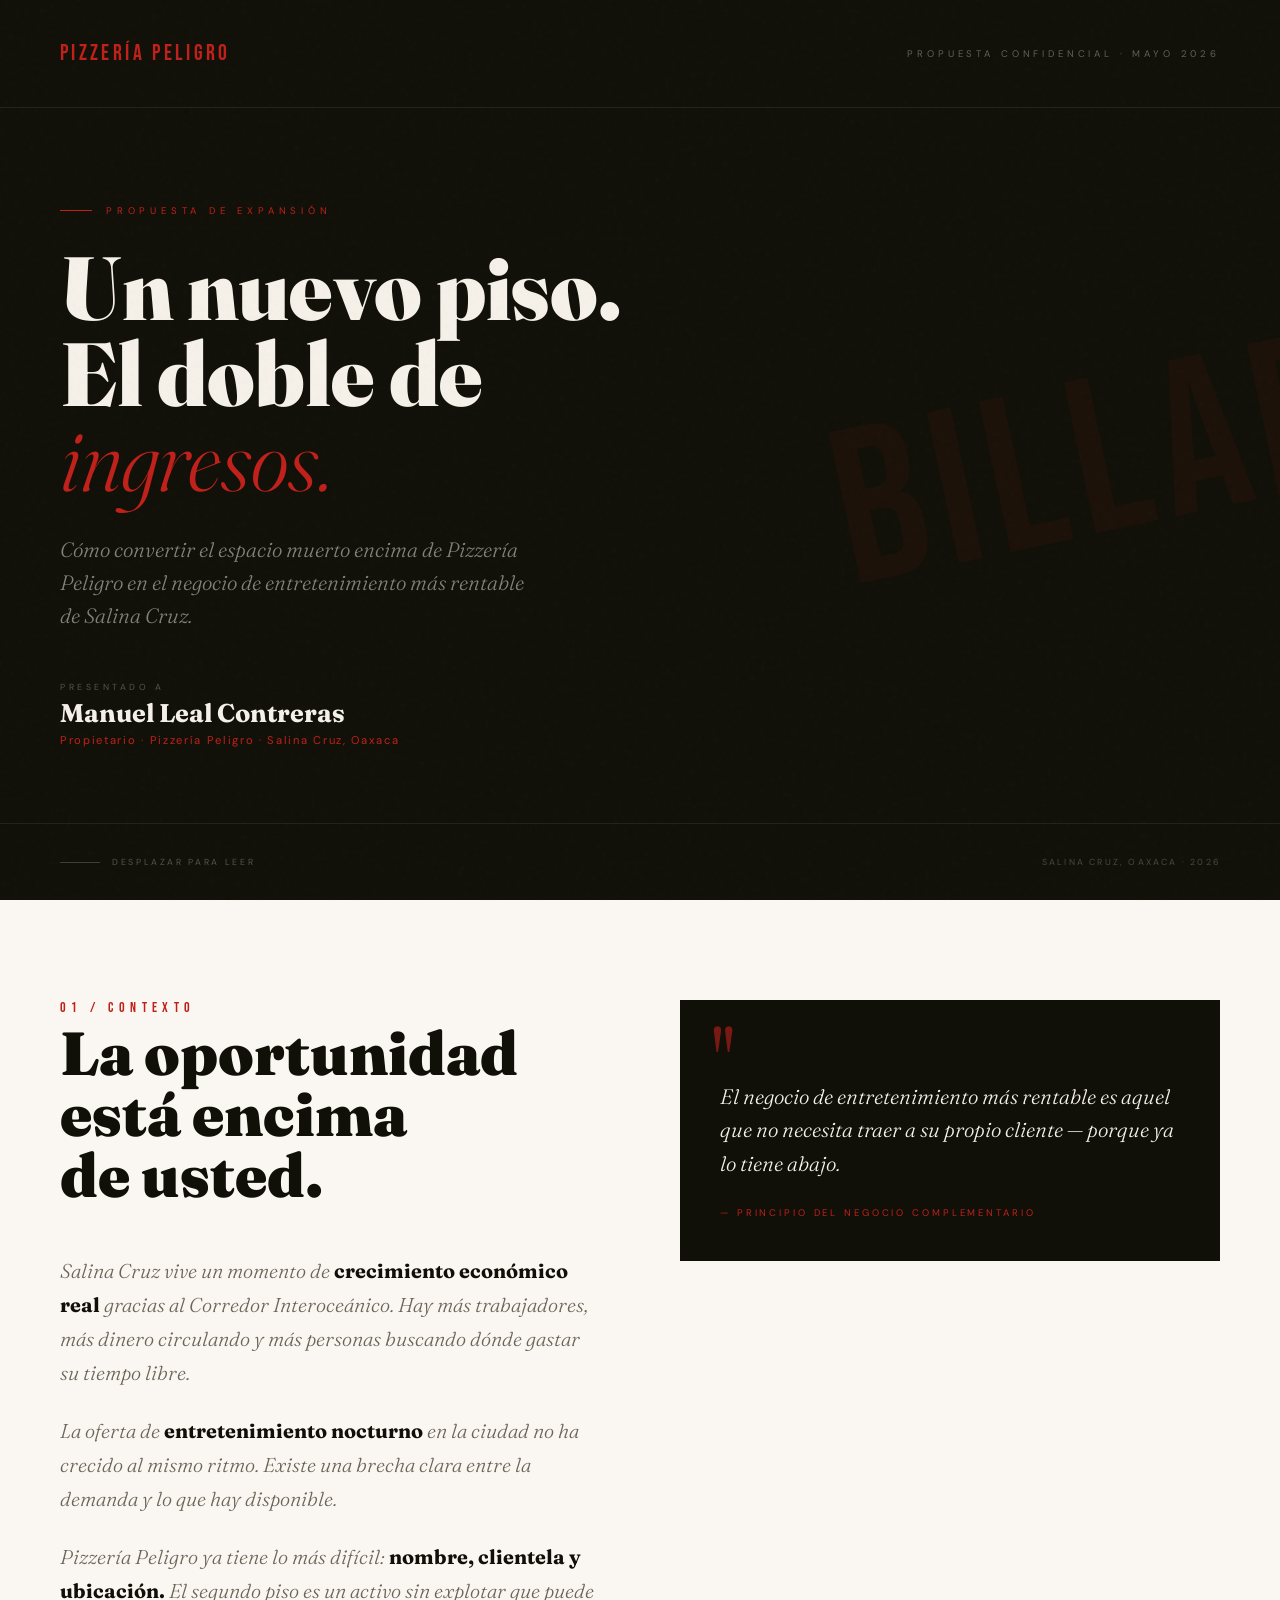
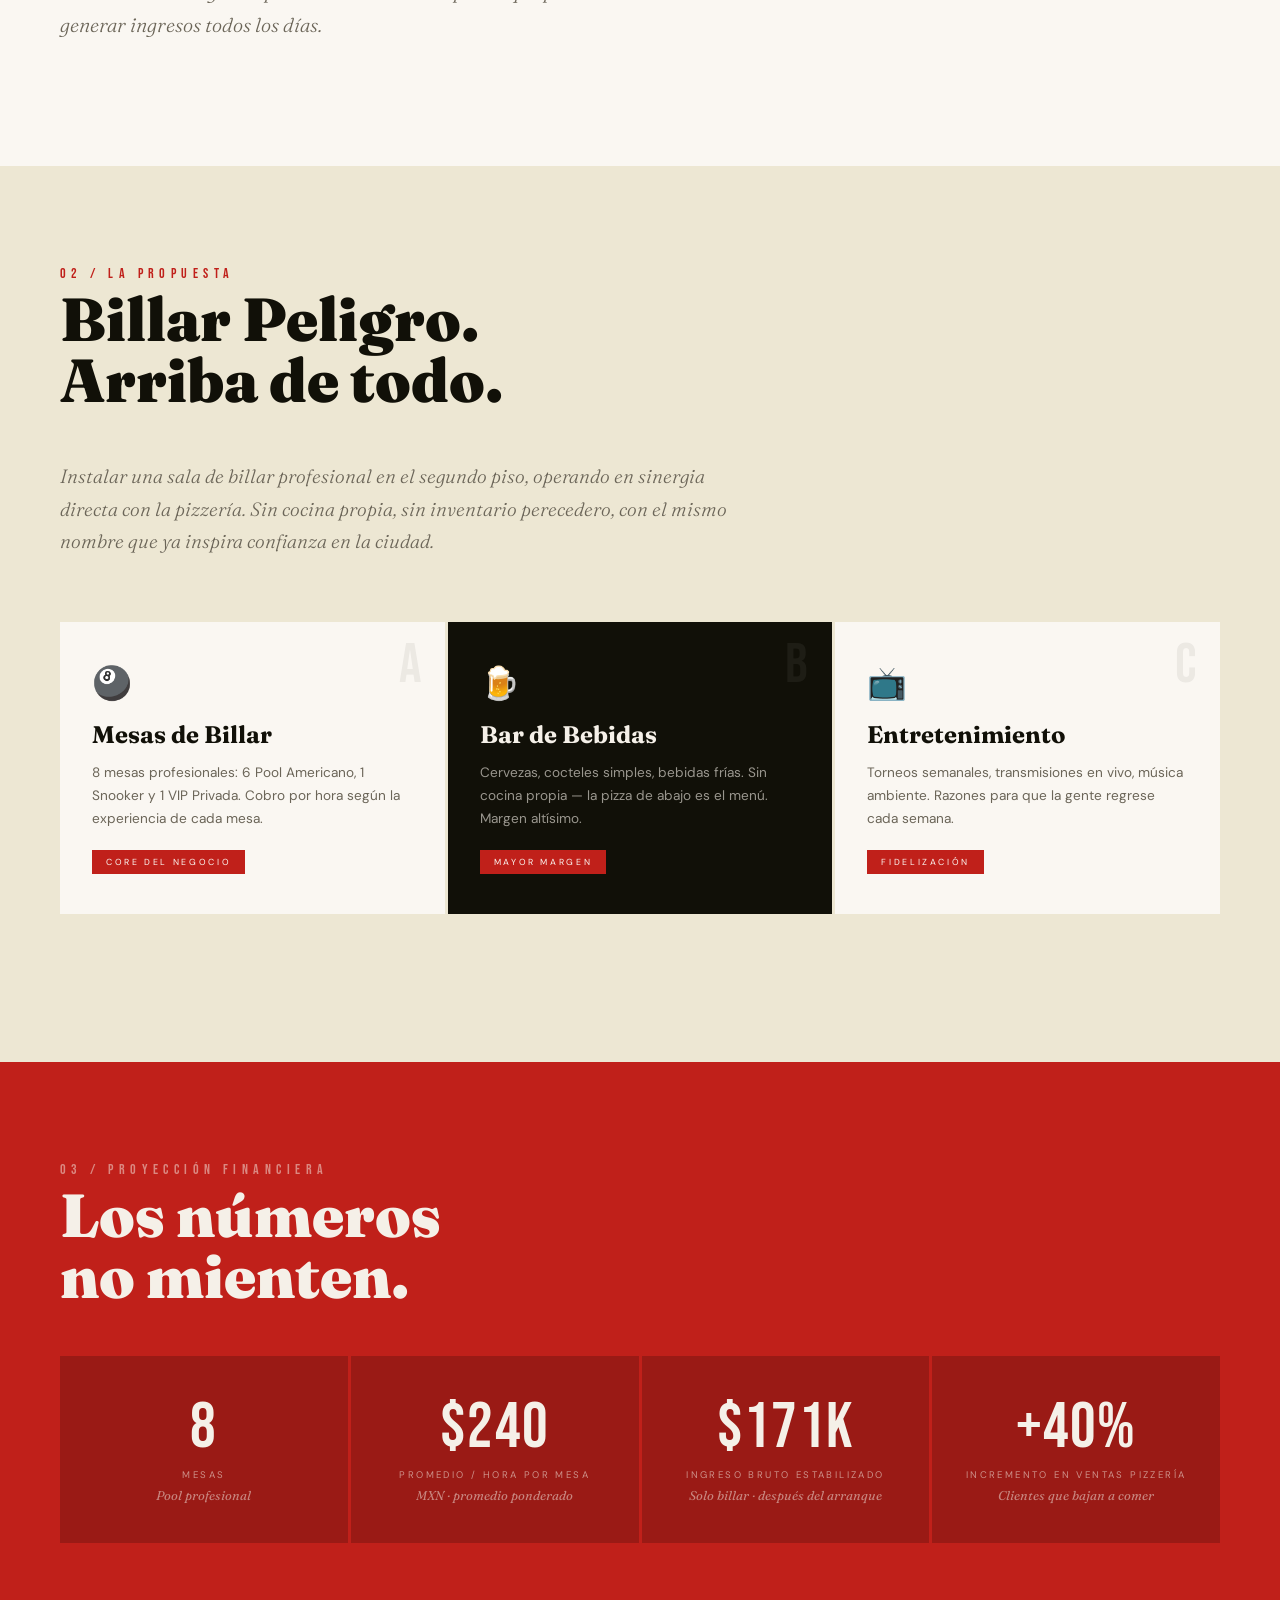
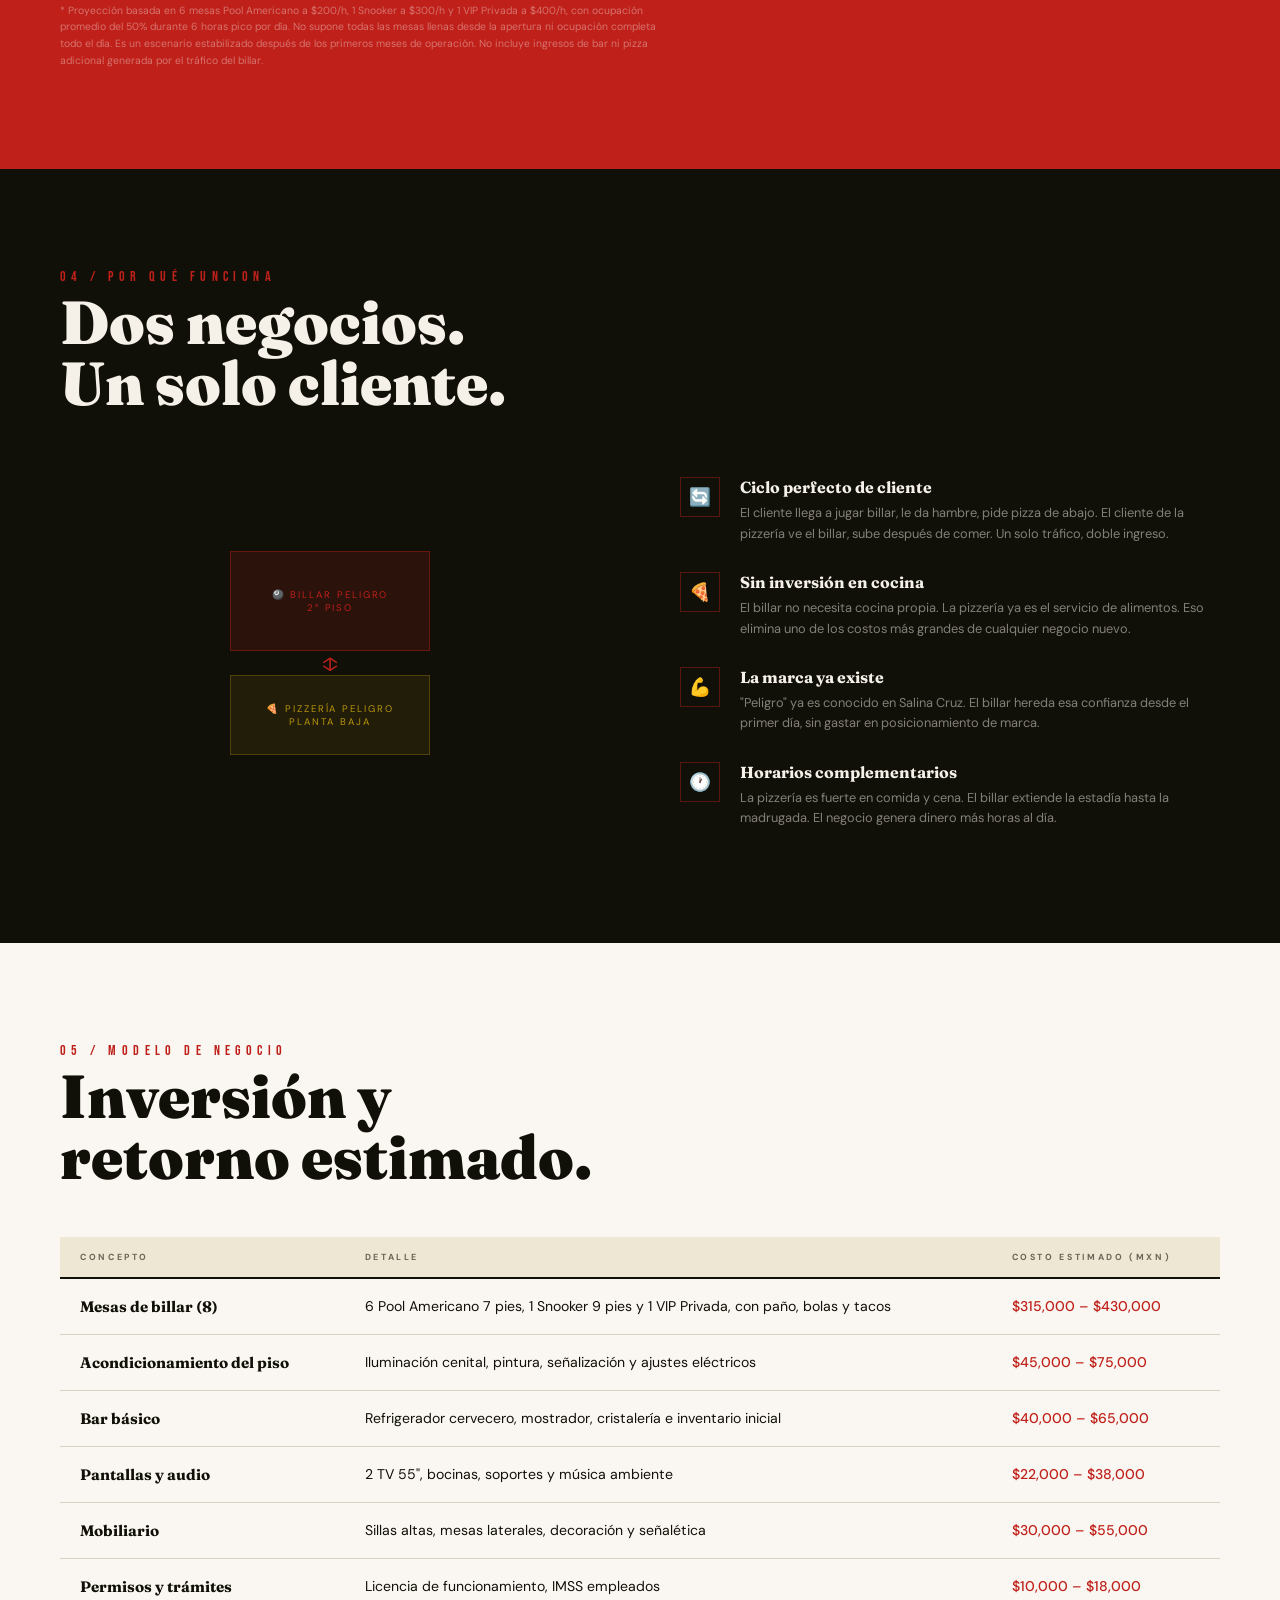
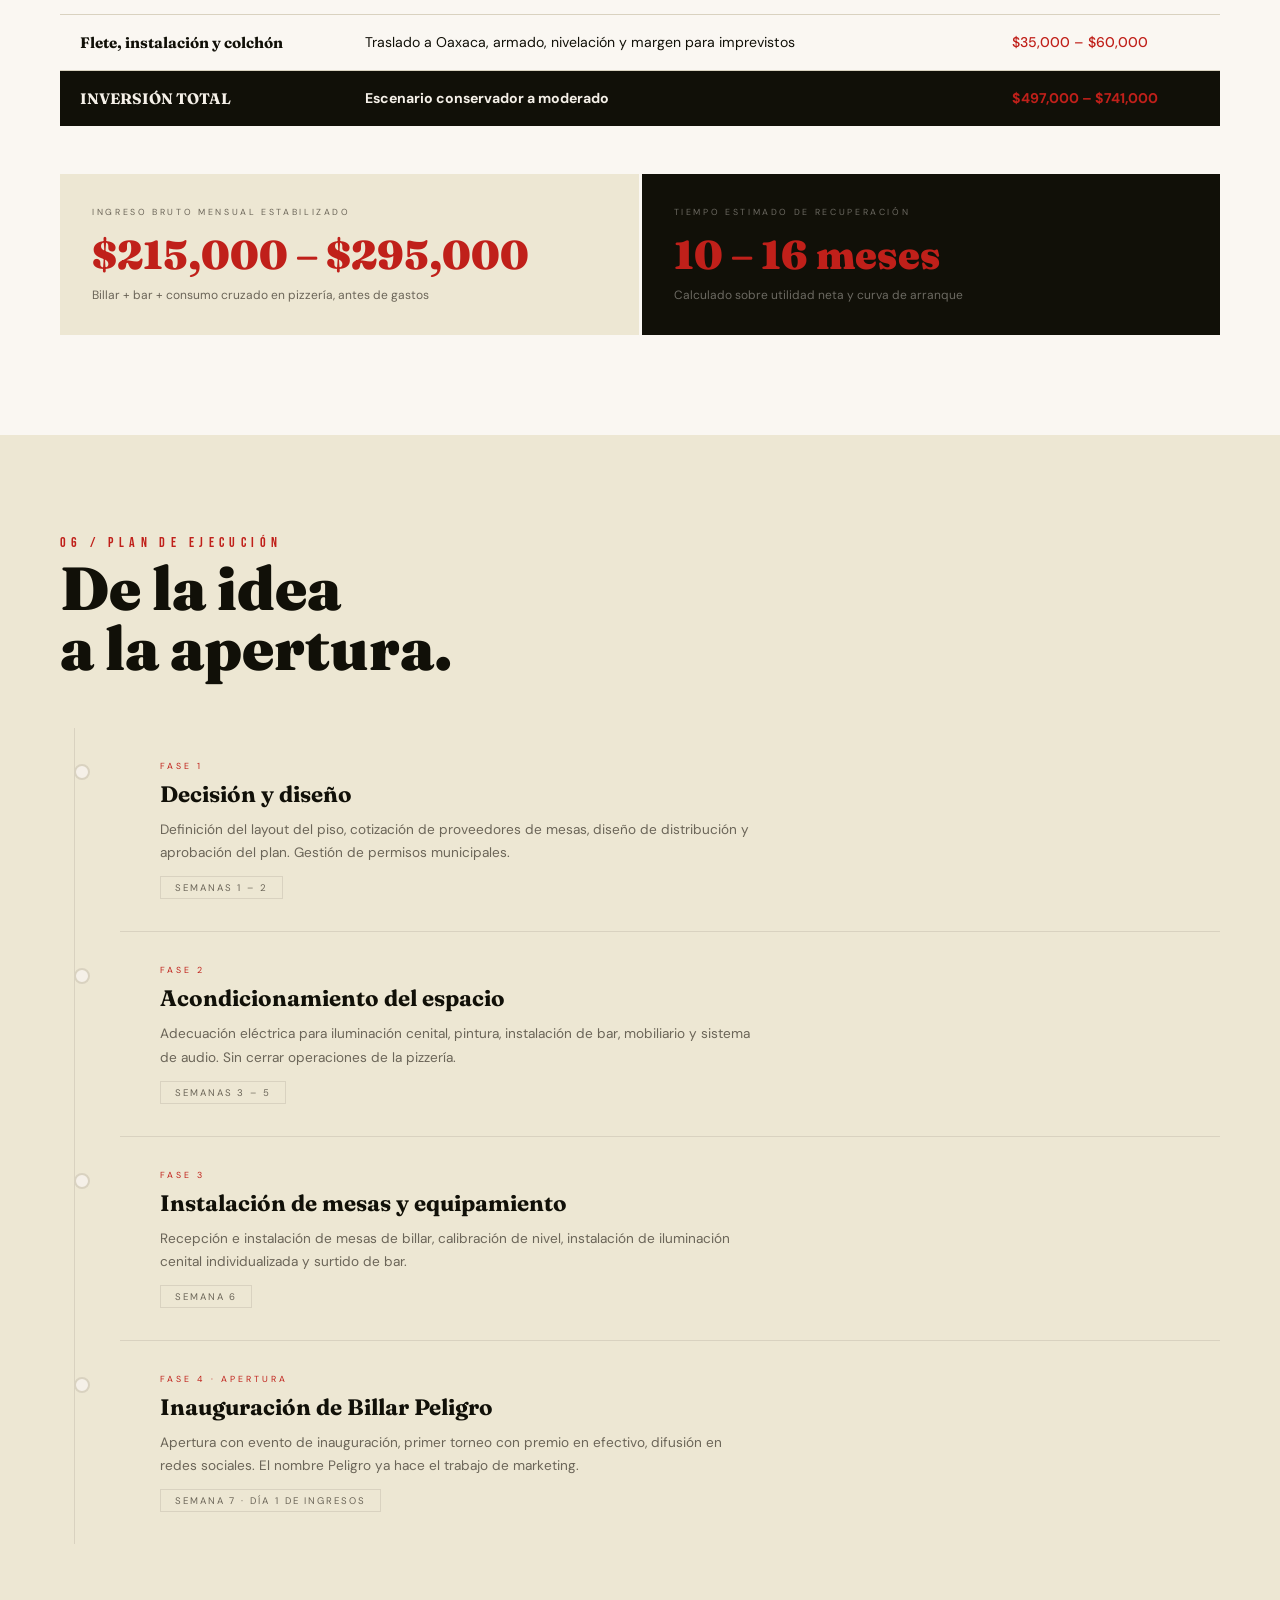
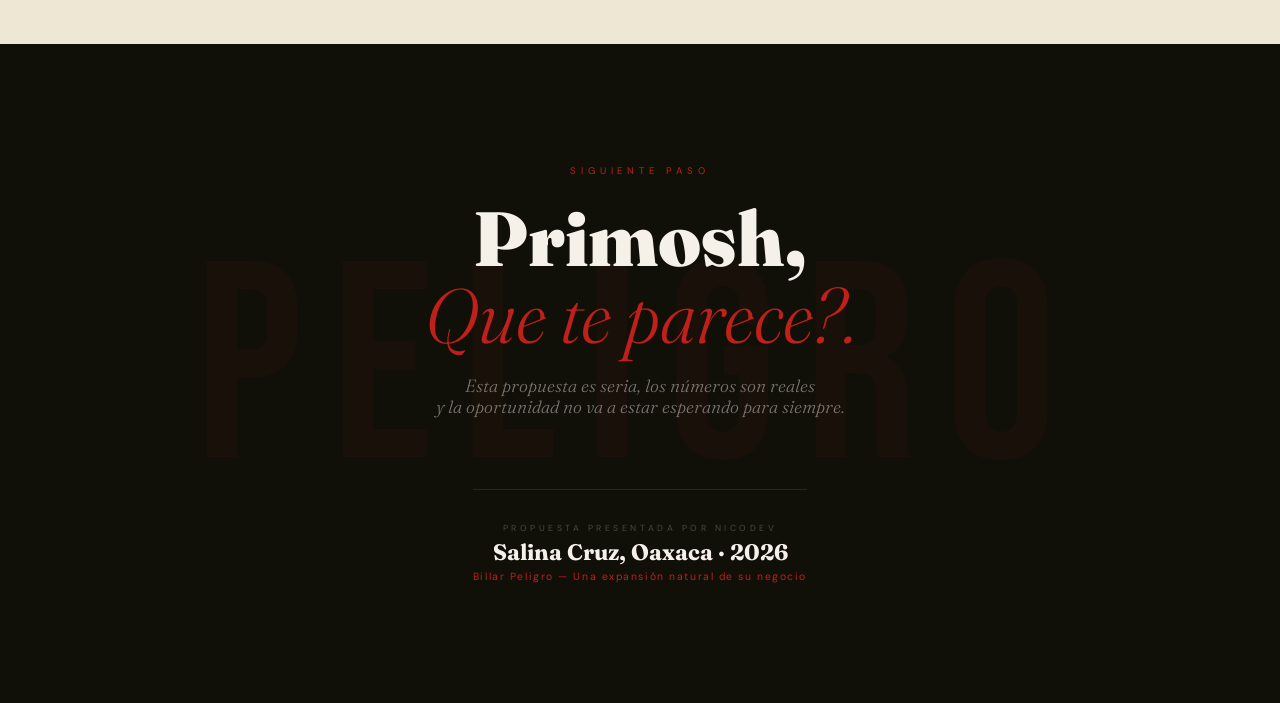
<file: index.html>
<!DOCTYPE html>
<html lang="es">
<head>
  <meta charset="UTF-8" />
  <meta name="viewport" content="width=device-width, initial-scale=1.0" />
  <title>Propuesta de Negocio — Billar Peligro</title>
  <link href="https://fonts.googleapis.com/css2?family=Fraunces:ital,opsz,wght@0,9..144,300;0,9..144,700;0,9..144,900;1,9..144,300;1,9..144,700&family=DM+Sans:ital,wght@0,300;0,400;0,500;1,300&family=Bebas+Neue&display=swap" rel="stylesheet" />
  <link rel="stylesheet" href="style.css" />
</head>
<body>

  
  <div class="progress-bar" id="progress"></div>

 
  <div class="cover">
    <div class="cover-header">
      <div class="cover-logo">Pizzería Peligro</div>
      <div class="cover-tag">Propuesta Confidencial · Mayo 2026</div>
    </div>

    <div class="cover-body">
      <div class="cover-accent">BILLAR</div>
      <p class="cover-pre">Propuesta de Expansión</p>
      <h1 class="cover-title">
        Un nuevo piso.<br>
        El doble de<br>
        <em>ingresos.</em>
      </h1>
      <p class="cover-sub">
        Cómo convertir el espacio muerto encima de Pizzería Peligro
        en el negocio de entretenimiento más rentable de Salina Cruz.
      </p>
      <div class="cover-to">
        <span class="cover-to-label">Presentado a</span>
        <span class="cover-to-name">Manuel Leal Contreras</span>
        <span class="cover-to-role">Propietario · Pizzería Peligro · Salina Cruz, Oaxaca</span>
      </div>
    </div>

    <div class="cover-footer">
      <div class="cover-scroll">
        <div class="scroll-line"></div>
        Desplazar para leer
      </div>
      <div class="cover-date">Salina Cruz, Oaxaca · 2026</div>
    </div>
  </div>

  
  <section class="section oportunidad" id="oportunidad">
    <div class="opp-grid">
      <div>
        <p class="section-num reveal">01 / Contexto</p>
        <h2 class="section-title reveal">La oportunidad<br>está encima<br>de usted.</h2>
        <div class="opp-text reveal reveal-delay-1">
          <p>
            Salina Cruz vive un momento de <strong>crecimiento económico real</strong> gracias al 
            Corredor Interoceánico. Hay más trabajadores, más dinero circulando y más personas 
            buscando dónde gastar su tiempo libre.
          </p>
          <p>
            La oferta de <strong>entretenimiento nocturno</strong> en la ciudad no ha crecido 
            al mismo ritmo. Existe una brecha clara entre la demanda y lo que hay disponible.
          </p>
          <p>
            Pizzería Peligro ya tiene lo más difícil: <strong>nombre, clientela y ubicación.</strong> 
            El segundo piso es un activo sin explotar que puede generar ingresos todos los días.
          </p>
        </div>
      </div>

      <div class="opp-insight reveal reveal-delay-2">
        <p>
          El negocio de entretenimiento más rentable es aquel que no necesita traer a su 
          propio cliente — porque ya lo tiene abajo.
        </p>
        <span class="opp-insight-author">— Principio del negocio complementario</span>
      </div>
    </div>
  </section>

  
  <section class="section propuesta" id="propuesta">
    <p class="section-num reveal">02 / La Propuesta</p>
    <h2 class="section-title reveal">Billar Peligro.<br>Arriba de todo.</h2>
    <p class="prop-intro reveal">
      Instalar una sala de billar profesional en el segundo piso, operando en sinergia 
      directa con la pizzería. Sin cocina propia, sin inventario perecedero, con el mismo 
      nombre que ya inspira confianza en la ciudad.
    </p>

    <div class="prop-cards">
      <div class="prop-card reveal">
        <span class="prop-card-num">A</span>
        <div class="prop-card-icon">🎱</div>
        <h3>Mesas de Billar</h3>
        <p>8 mesas profesionales: 6 Pool Americano, 1 Snooker y 1 VIP Privada. Cobro por hora según la experiencia de cada mesa.</p>
        <span class="prop-card-badge">Core del negocio</span>
      </div>

      <div class="prop-card featured reveal reveal-delay-1">
        <span class="prop-card-num">B</span>
        <div class="prop-card-icon">🍺</div>
        <h3>Bar de Bebidas</h3>
        <p>Cervezas, cocteles simples, bebidas frías. Sin cocina propia — la pizza de abajo es el menú. Margen altísimo.</p>
        <span class="prop-card-badge">Mayor margen</span>
      </div>

      <div class="prop-card reveal reveal-delay-2">
        <span class="prop-card-num">C</span>
        <div class="prop-card-icon">📺</div>
        <h3>Entretenimiento</h3>
        <p>Torneos semanales, transmisiones en vivo, música ambiente. Razones para que la gente regrese cada semana.</p>
        <span class="prop-card-badge">Fidelización</span>
      </div>
    </div>
  </section>

 
  <section class="section numeros" id="numeros">
    <p class="section-num reveal">03 / Proyección Financiera</p>
    <h2 class="section-title reveal">Los números<br>no mienten.</h2>

    <div class="nums-grid">
      <div class="num-box reveal">
        <div class="num-value">8</div>
        <div class="num-label">Mesas</div>
        <div class="num-note">Pool profesional</div>
      </div>
      <div class="num-box reveal reveal-delay-1">
        <div class="num-value">$240</div>
        <div class="num-label">Promedio / hora por mesa</div>
        <div class="num-note">MXN · promedio ponderado</div>
      </div>
      <div class="num-box reveal reveal-delay-2">
        <div class="num-value">$171K</div>
        <div class="num-label">Ingreso bruto estabilizado</div>
        <div class="num-note">Solo billar · después del arranque</div>
      </div>
      <div class="num-box reveal reveal-delay-3">
        <div class="num-value">+40%</div>
        <div class="num-label">Incremento en ventas pizzería</div>
        <div class="num-note">Clientes que bajan a comer</div>
      </div>
    </div>

    <p class="nums-disclaimer reveal">
      * Proyección basada en 6 mesas Pool Americano a $200/h, 1 Snooker a $300/h y 1 VIP Privada a $400/h, con ocupación promedio del 50% durante 6 horas pico por día. 
      No supone todas las mesas llenas desde la apertura ni ocupación completa todo el día. Es un escenario estabilizado después de los primeros meses de operación. 
      No incluye ingresos de bar ni pizza adicional generada por el tráfico del billar.
    </p>
  </section>

  
  <section class="section sinergia" id="sinergia">
    <p class="section-num reveal">04 / Por qué funciona</p>
    <h2 class="section-title reveal">Dos negocios.<br>Un solo cliente.</h2>

    <div class="sin-layout">
      <div class="sin-visual reveal">
        <div class="building">
          <div class="floor floor-billar">
            <span class="floor-label">🎱 Billar Peligro<br>2° Piso</span>
          </div>
          <div class="floor-arrow">↕</div>
          <div class="floor floor-pizza">
            <span class="floor-label">🍕 Pizzería Peligro<br>Planta Baja</span>
          </div>
        </div>
      </div>

      <div class="sin-points reveal reveal-delay-1">
        <div class="sin-point">
          <div class="sin-point-icon">🔄</div>
          <div>
            <h4>Ciclo perfecto de cliente</h4>
            <p>El cliente llega a jugar billar, le da hambre, pide pizza de abajo. El cliente de la pizzería ve el billar, sube después de comer. Un solo tráfico, doble ingreso.</p>
          </div>
        </div>
        <div class="sin-point">
          <div class="sin-point-icon">🍕</div>
          <div>
            <h4>Sin inversión en cocina</h4>
            <p>El billar no necesita cocina propia. La pizzería ya es el servicio de alimentos. Eso elimina uno de los costos más grandes de cualquier negocio nuevo.</p>
          </div>
        </div>
        <div class="sin-point">
          <div class="sin-point-icon">💪</div>
          <div>
            <h4>La marca ya existe</h4>
            <p>"Peligro" ya es conocido en Salina Cruz. El billar hereda esa confianza desde el primer día, sin gastar en posicionamiento de marca.</p>
          </div>
        </div>
        <div class="sin-point">
          <div class="sin-point-icon">🕐</div>
          <div>
            <h4>Horarios complementarios</h4>
            <p>La pizzería es fuerte en comida y cena. El billar extiende la estadía hasta la madrugada. El negocio genera dinero más horas al día.</p>
          </div>
        </div>
      </div>
    </div>
  </section>

  
  <section class="section modelo" id="modelo">
    <p class="section-num reveal">05 / Modelo de Negocio</p>
    <h2 class="section-title reveal">Inversión y<br>retorno estimado.</h2>

    <table class="mod-table reveal">
      <thead>
        <tr>
          <th>Concepto</th>
          <th>Detalle</th>
          <th>Costo estimado (MXN)</th>
        </tr>
      </thead>
      <tbody>
        <tr>
          <td>Mesas de billar (8)</td>
          <td>6 Pool Americano 7 pies, 1 Snooker 9 pies y 1 VIP Privada, con paño, bolas y tacos</td>
          <td class="td-highlight">$315,000 – $430,000</td>
        </tr>
        <tr>
          <td>Acondicionamiento del piso</td>
          <td>Iluminación cenital, pintura, señalización y ajustes eléctricos</td>
          <td class="td-highlight">$45,000 – $75,000</td>
        </tr>
        <tr>
          <td>Bar básico</td>
          <td>Refrigerador cervecero, mostrador, cristalería e inventario inicial</td>
          <td class="td-highlight">$40,000 – $65,000</td>
        </tr>
        <tr>
          <td>Pantallas y audio</td>
          <td>2 TV 55", bocinas, soportes y música ambiente</td>
          <td class="td-highlight">$22,000 – $38,000</td>
        </tr>
        <tr>
          <td>Mobiliario</td>
          <td>Sillas altas, mesas laterales, decoración y señalética</td>
          <td class="td-highlight">$30,000 – $55,000</td>
        </tr>
        <tr>
          <td>Permisos y trámites</td>
          <td>Licencia de funcionamiento, IMSS empleados</td>
          <td class="td-highlight">$10,000 – $18,000</td>
        </tr>
        <tr>
          <td>Flete, instalación y colchón</td>
          <td>Traslado a Oaxaca, armado, nivelación y margen para imprevistos</td>
          <td class="td-highlight">$35,000 – $60,000</td>
        </tr>
        <tr class="mod-total">
          <td>INVERSIÓN TOTAL</td>
          <td>Escenario conservador a moderado</td>
          <td>$497,000 – $741,000</td>
        </tr>
      </tbody>
    </table>

    <div style="display:grid; grid-template-columns:1fr 1fr; gap:3px;" class="reveal">
      <div style="background:var(--cream); padding:32px;">
        <p style="font-size:0.55rem; letter-spacing:0.3em; text-transform:uppercase; color:var(--smoke); margin-bottom:12px;">Ingreso bruto mensual estabilizado</p>
        <p style="font-family:'Fraunces',serif; font-size:2.5rem; font-weight:900; color:var(--red);">$215,000 – $295,000</p>
        <p style="font-size:0.75rem; color:var(--smoke); margin-top:8px;">Billar + bar + consumo cruzado en pizzería, antes de gastos</p>
      </div>
      <div style="background:var(--ink); color:var(--paper); padding:32px;">
        <p style="font-size:0.55rem; letter-spacing:0.3em; text-transform:uppercase; color:rgba(245,240,232,0.4); margin-bottom:12px;">Tiempo estimado de recuperación</p>
        <p style="font-family:'Fraunces',serif; font-size:2.5rem; font-weight:900; color:var(--red);">10 – 16 meses</p>
        <p style="font-size:0.75rem; color:rgba(245,240,232,0.4); margin-top:8px;">Calculado sobre utilidad neta y curva de arranque</p>
      </div>
    </div>
  </section>

  
  <section class="section timeline-section" id="plan">
    <p class="section-num reveal">06 / Plan de Ejecución</p>
    <h2 class="section-title reveal">De la idea<br>a la apertura.</h2>

    <div class="tl-items">
      <div class="tl-item reveal">
        <div class="tl-dot"></div>
        <p class="tl-phase">Fase 1</p>
        <h3 class="tl-title">Decisión y diseño</h3>
        <p class="tl-desc">Definición del layout del piso, cotización de proveedores de mesas, diseño de distribución y aprobación del plan. Gestión de permisos municipales.</p>
        <span class="tl-duration">Semanas 1 – 2</span>
      </div>

      <div class="tl-item reveal reveal-delay-1">
        <div class="tl-dot"></div>
        <p class="tl-phase">Fase 2</p>
        <h3 class="tl-title">Acondicionamiento del espacio</h3>
        <p class="tl-desc">Adecuación eléctrica para iluminación cenital, pintura, instalación de bar, mobiliario y sistema de audio. Sin cerrar operaciones de la pizzería.</p>
        <span class="tl-duration">Semanas 3 – 5</span>
      </div>

      <div class="tl-item reveal reveal-delay-2">
        <div class="tl-dot"></div>
        <p class="tl-phase">Fase 3</p>
        <h3 class="tl-title">Instalación de mesas y equipamiento</h3>
        <p class="tl-desc">Recepción e instalación de mesas de billar, calibración de nivel, instalación de iluminación cenital individualizada y surtido de bar.</p>
        <span class="tl-duration">Semana 6</span>
      </div>

      <div class="tl-item reveal reveal-delay-3">
        <div class="tl-dot"></div>
        <p class="tl-phase">Fase 4 · Apertura</p>
        <h3 class="tl-title">Inauguración de Billar Peligro</h3>
        <p class="tl-desc">Apertura con evento de inauguración, primer torneo con premio en efectivo, difusión en redes sociales. El nombre Peligro ya hace el trabajo de marketing.</p>
        <span class="tl-duration">Semana 7 · Día 1 de ingresos</span>
      </div>
    </div>
  </section>

  
  <section class="cta-section">
    <p class="cta-tag reveal">Siguiente paso</p>
    <h2 class="cta-title reveal">
      Primosh,<br>
      <em>Que te parece?.</em>
    </h2>
    <p class="cta-sub reveal">
      Esta propuesta es seria, los números son reales<br>y la oportunidad no va a estar esperando para siempre.
    </p>
    <div class="cta-from reveal">
      <span class="cta-from-label">Propuesta presentada por NicoDev</span>
      <span class="cta-from-name">Salina Cruz, Oaxaca · 2026</span>
      <span class="cta-from-detail">Billar Peligro — Una expansión natural de su negocio</span>
    </div>
  </section>
  <script src="script.js"></script>
</body>
</html>
</file>
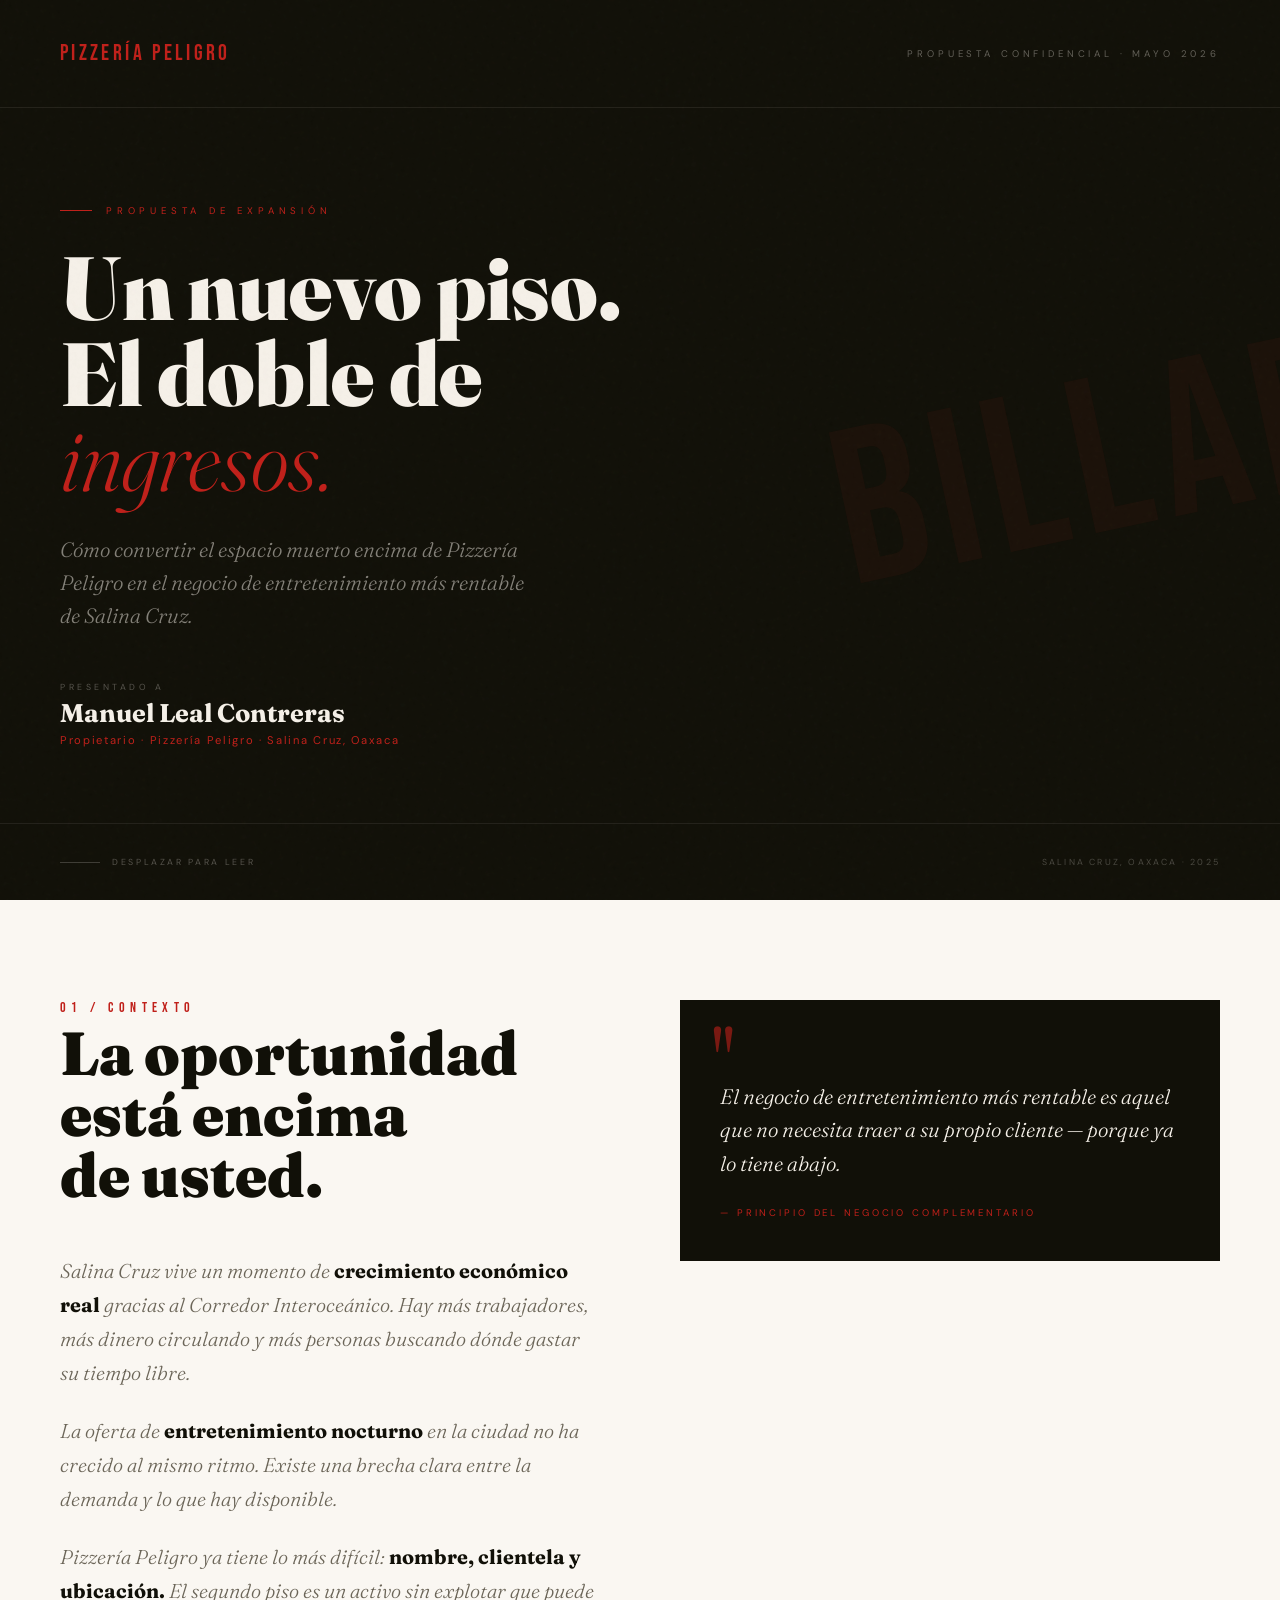
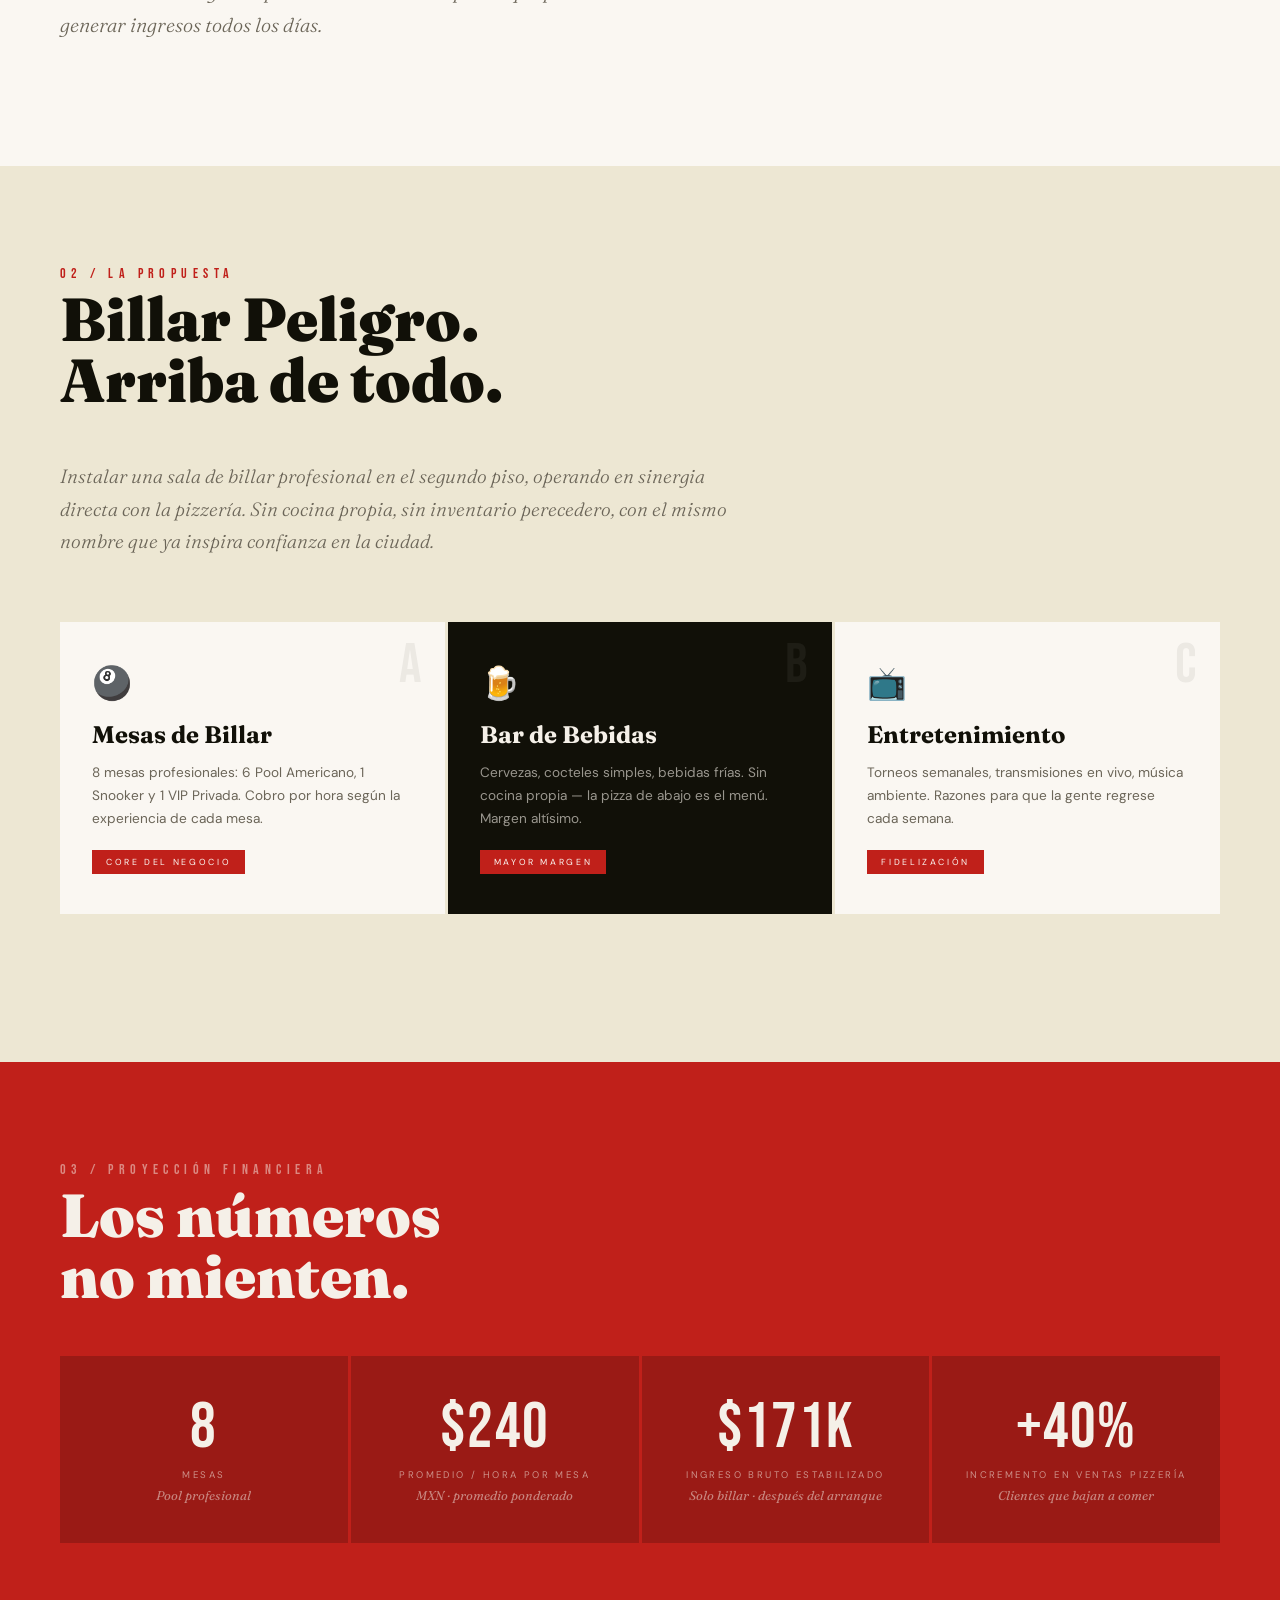
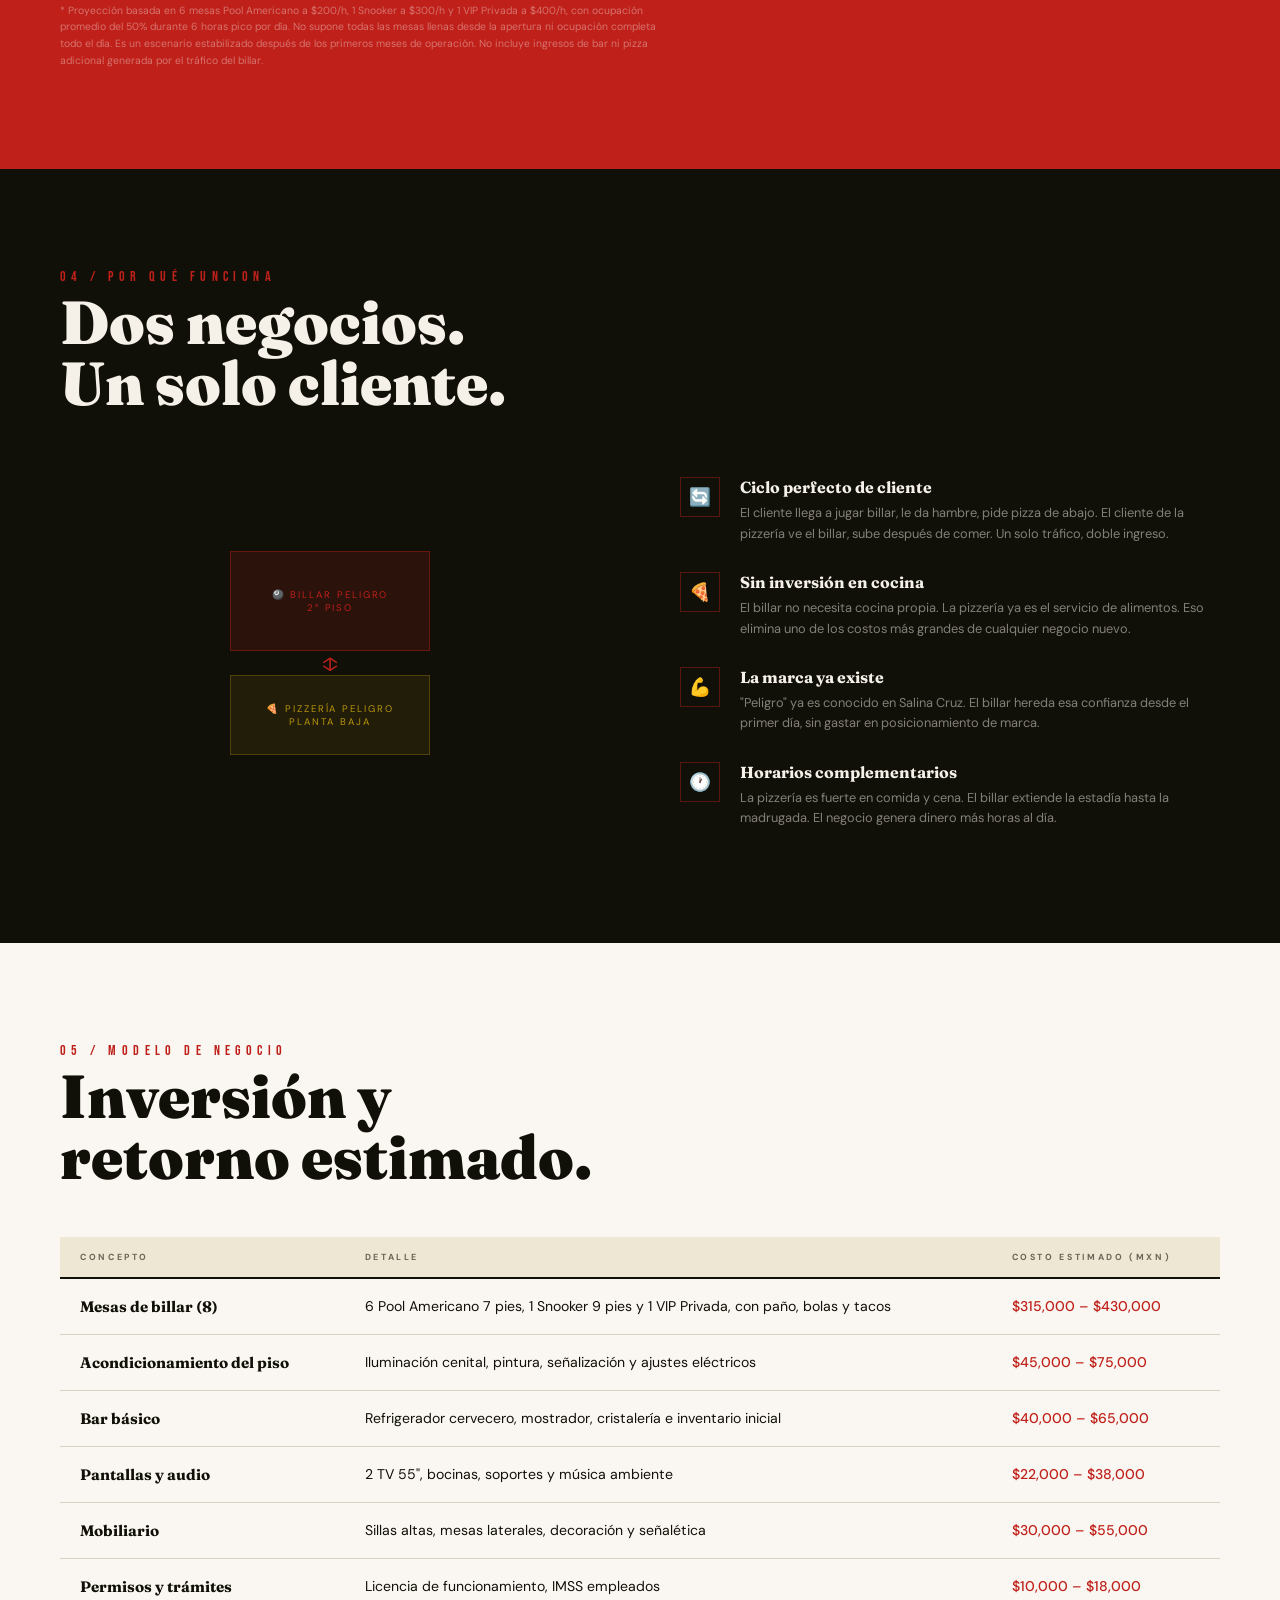
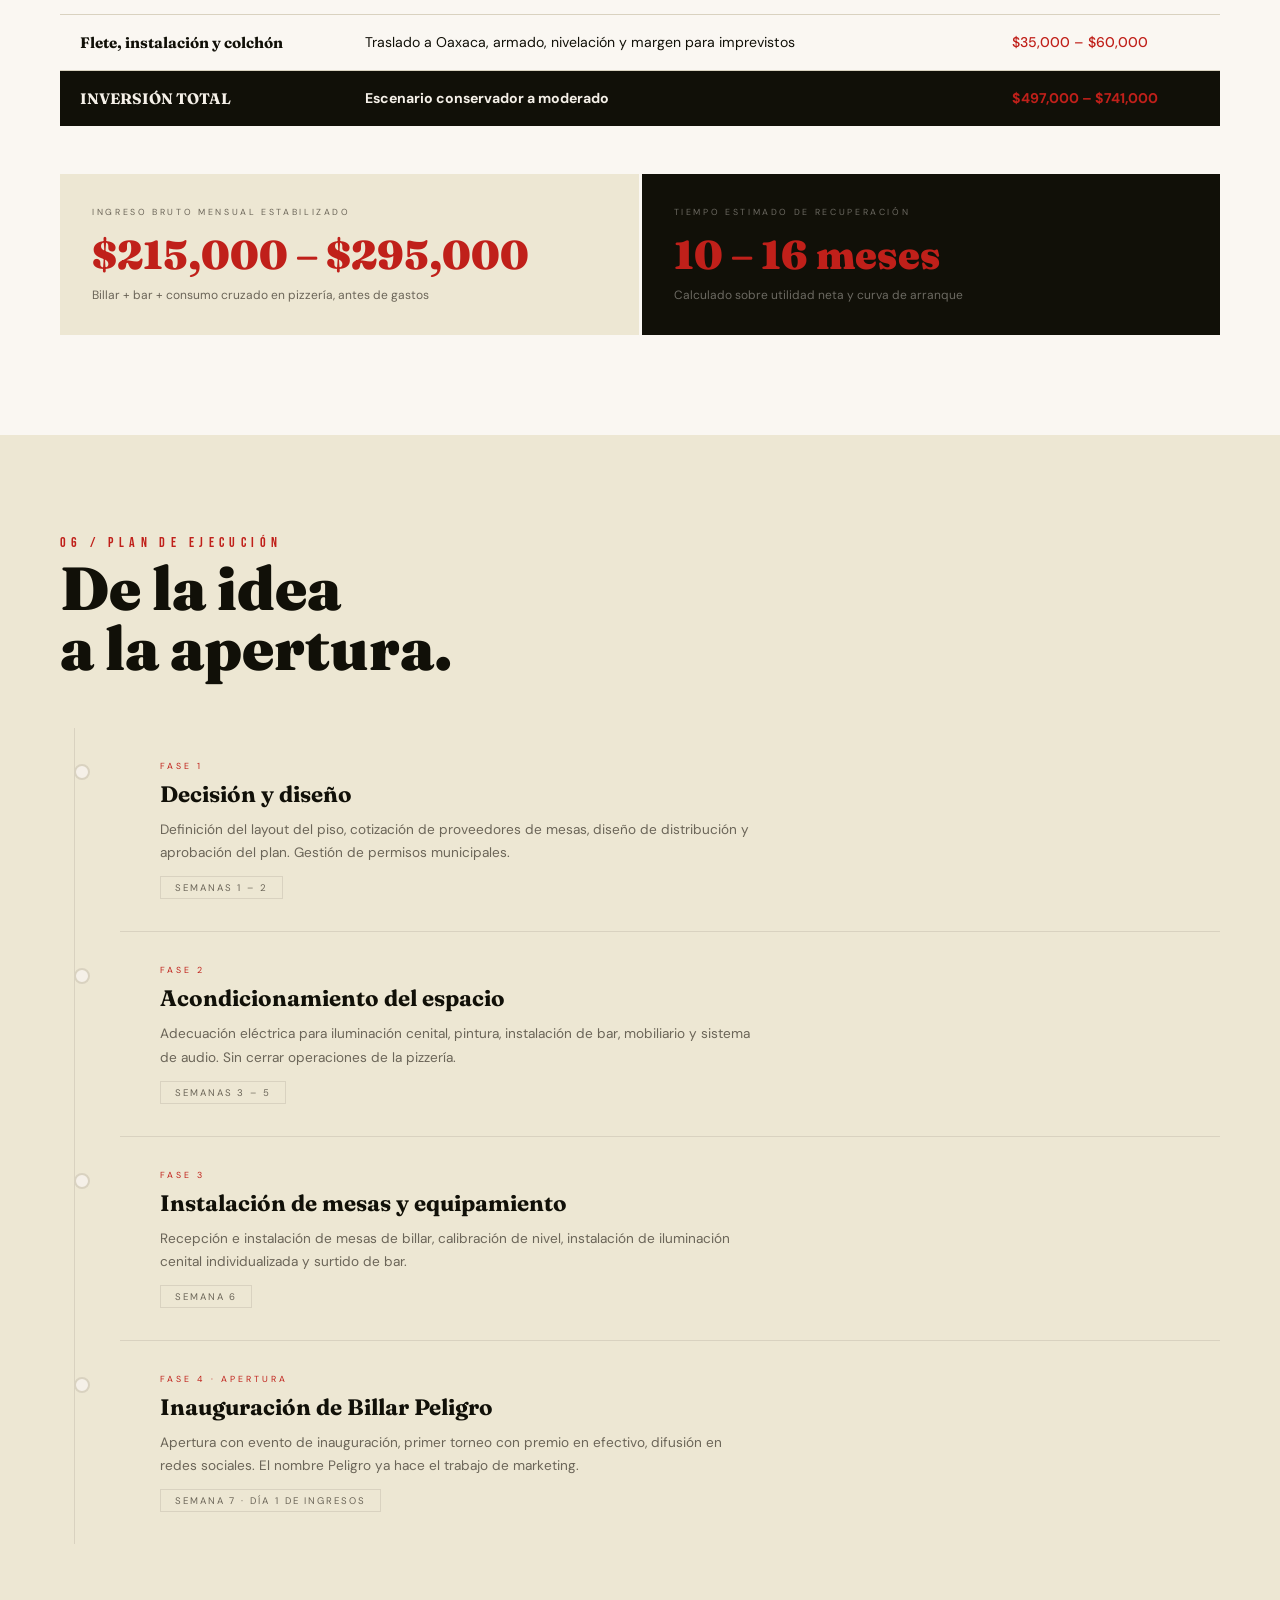
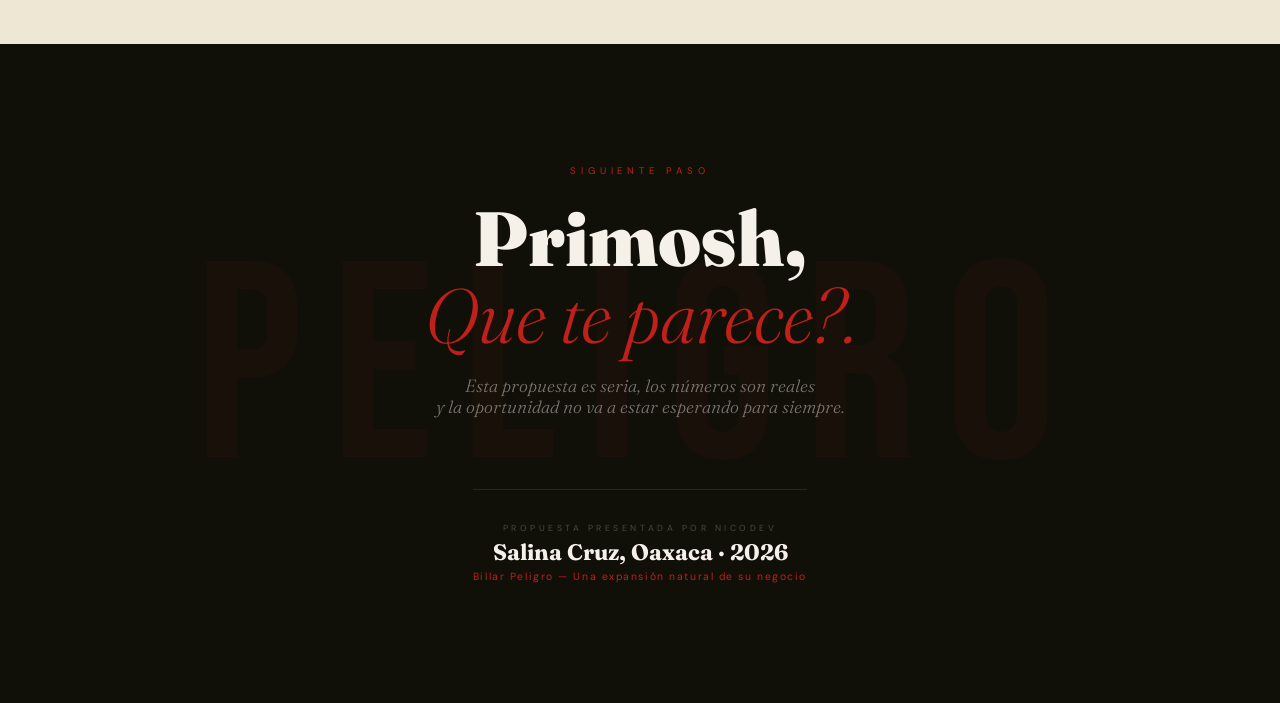
<file: propuesta-billar-peligro.html>
<!DOCTYPE html>
<html lang="es">
<head>
  <meta charset="UTF-8" />
  <meta name="viewport" content="width=device-width, initial-scale=1.0" />
  <title>Propuesta de Negocio — Billar Peligro</title>
  <link href="https://fonts.googleapis.com/css2?family=Fraunces:ital,opsz,wght@0,9..144,300;0,9..144,700;0,9..144,900;1,9..144,300;1,9..144,700&family=DM+Sans:ital,wght@0,300;0,400;0,500;1,300&family=Bebas+Neue&display=swap" rel="stylesheet" />
  <link rel="stylesheet" href="style.css" />
</head>
<body>

  <!-- Progress bar -->
  <div class="progress-bar" id="progress"></div>

  <!-- ══════════════════════════════════════
       PORTADA
  ══════════════════════════════════════ -->
  <div class="cover">
    <div class="cover-header">
      <div class="cover-logo">Pizzería Peligro</div>
      <div class="cover-tag">Propuesta Confidencial · Mayo 2026</div>
    </div>

    <div class="cover-body">
      <div class="cover-accent">BILLAR</div>
      <p class="cover-pre">Propuesta de Expansión</p>
      <h1 class="cover-title">
        Un nuevo piso.<br>
        El doble de<br>
        <em>ingresos.</em>
      </h1>
      <p class="cover-sub">
        Cómo convertir el espacio muerto encima de Pizzería Peligro
        en el negocio de entretenimiento más rentable de Salina Cruz.
      </p>
      <div class="cover-to">
        <span class="cover-to-label">Presentado a</span>
        <span class="cover-to-name">Manuel Leal Contreras</span>
        <span class="cover-to-role">Propietario · Pizzería Peligro · Salina Cruz, Oaxaca</span>
      </div>
    </div>

    <div class="cover-footer">
      <div class="cover-scroll">
        <div class="scroll-line"></div>
        Desplazar para leer
      </div>
      <div class="cover-date">Salina Cruz, Oaxaca · 2025</div>
    </div>
  </div>

  <!-- ══════════════════════════════════════
       01 · LA OPORTUNIDAD
  ══════════════════════════════════════ -->
  <section class="section oportunidad" id="oportunidad">
    <div class="opp-grid">
      <div>
        <p class="section-num reveal">01 / Contexto</p>
        <h2 class="section-title reveal">La oportunidad<br>está encima<br>de usted.</h2>
        <div class="opp-text reveal reveal-delay-1">
          <p>
            Salina Cruz vive un momento de <strong>crecimiento económico real</strong> gracias al 
            Corredor Interoceánico. Hay más trabajadores, más dinero circulando y más personas 
            buscando dónde gastar su tiempo libre.
          </p>
          <p>
            La oferta de <strong>entretenimiento nocturno</strong> en la ciudad no ha crecido 
            al mismo ritmo. Existe una brecha clara entre la demanda y lo que hay disponible.
          </p>
          <p>
            Pizzería Peligro ya tiene lo más difícil: <strong>nombre, clientela y ubicación.</strong> 
            El segundo piso es un activo sin explotar que puede generar ingresos todos los días.
          </p>
        </div>
      </div>

      <div class="opp-insight reveal reveal-delay-2">
        <p>
          El negocio de entretenimiento más rentable es aquel que no necesita traer a su 
          propio cliente — porque ya lo tiene abajo.
        </p>
        <span class="opp-insight-author">— Principio del negocio complementario</span>
      </div>
    </div>
  </section>

  <!-- ══════════════════════════════════════
       02 · LA PROPUESTA
  ══════════════════════════════════════ -->
  <section class="section propuesta" id="propuesta">
    <p class="section-num reveal">02 / La Propuesta</p>
    <h2 class="section-title reveal">Billar Peligro.<br>Arriba de todo.</h2>
    <p class="prop-intro reveal">
      Instalar una sala de billar profesional en el segundo piso, operando en sinergia 
      directa con la pizzería. Sin cocina propia, sin inventario perecedero, con el mismo 
      nombre que ya inspira confianza en la ciudad.
    </p>

    <div class="prop-cards">
      <div class="prop-card reveal">
        <span class="prop-card-num">A</span>
        <div class="prop-card-icon">🎱</div>
        <h3>Mesas de Billar</h3>
        <p>8 mesas profesionales: 6 Pool Americano, 1 Snooker y 1 VIP Privada. Cobro por hora según la experiencia de cada mesa.</p>
        <span class="prop-card-badge">Core del negocio</span>
      </div>

      <div class="prop-card featured reveal reveal-delay-1">
        <span class="prop-card-num">B</span>
        <div class="prop-card-icon">🍺</div>
        <h3>Bar de Bebidas</h3>
        <p>Cervezas, cocteles simples, bebidas frías. Sin cocina propia — la pizza de abajo es el menú. Margen altísimo.</p>
        <span class="prop-card-badge">Mayor margen</span>
      </div>

      <div class="prop-card reveal reveal-delay-2">
        <span class="prop-card-num">C</span>
        <div class="prop-card-icon">📺</div>
        <h3>Entretenimiento</h3>
        <p>Torneos semanales, transmisiones en vivo, música ambiente. Razones para que la gente regrese cada semana.</p>
        <span class="prop-card-badge">Fidelización</span>
      </div>
    </div>
  </section>

  <!-- ══════════════════════════════════════
       03 · NÚMEROS
  ══════════════════════════════════════ -->
  <section class="section numeros" id="numeros">
    <p class="section-num reveal">03 / Proyección Financiera</p>
    <h2 class="section-title reveal">Los números<br>no mienten.</h2>

    <div class="nums-grid">
      <div class="num-box reveal">
        <div class="num-value">8</div>
        <div class="num-label">Mesas</div>
        <div class="num-note">Pool profesional</div>
      </div>
      <div class="num-box reveal reveal-delay-1">
        <div class="num-value">$240</div>
        <div class="num-label">Promedio / hora por mesa</div>
        <div class="num-note">MXN · promedio ponderado</div>
      </div>
      <div class="num-box reveal reveal-delay-2">
        <div class="num-value">$171K</div>
        <div class="num-label">Ingreso bruto estabilizado</div>
        <div class="num-note">Solo billar · después del arranque</div>
      </div>
      <div class="num-box reveal reveal-delay-3">
        <div class="num-value">+40%</div>
        <div class="num-label">Incremento en ventas pizzería</div>
        <div class="num-note">Clientes que bajan a comer</div>
      </div>
    </div>

    <p class="nums-disclaimer reveal">
      * Proyección basada en 6 mesas Pool Americano a $200/h, 1 Snooker a $300/h y 1 VIP Privada a $400/h, con ocupación promedio del 50% durante 6 horas pico por día. 
      No supone todas las mesas llenas desde la apertura ni ocupación completa todo el día. Es un escenario estabilizado después de los primeros meses de operación. 
      No incluye ingresos de bar ni pizza adicional generada por el tráfico del billar.
    </p>
  </section>

  <!-- ══════════════════════════════════════
       04 · SINERGIA
  ══════════════════════════════════════ -->
  <section class="section sinergia" id="sinergia">
    <p class="section-num reveal">04 / Por qué funciona</p>
    <h2 class="section-title reveal">Dos negocios.<br>Un solo cliente.</h2>

    <div class="sin-layout">
      <div class="sin-visual reveal">
        <div class="building">
          <div class="floor floor-billar">
            <span class="floor-label">🎱 Billar Peligro<br>2° Piso</span>
          </div>
          <div class="floor-arrow">↕</div>
          <div class="floor floor-pizza">
            <span class="floor-label">🍕 Pizzería Peligro<br>Planta Baja</span>
          </div>
        </div>
      </div>

      <div class="sin-points reveal reveal-delay-1">
        <div class="sin-point">
          <div class="sin-point-icon">🔄</div>
          <div>
            <h4>Ciclo perfecto de cliente</h4>
            <p>El cliente llega a jugar billar, le da hambre, pide pizza de abajo. El cliente de la pizzería ve el billar, sube después de comer. Un solo tráfico, doble ingreso.</p>
          </div>
        </div>
        <div class="sin-point">
          <div class="sin-point-icon">🍕</div>
          <div>
            <h4>Sin inversión en cocina</h4>
            <p>El billar no necesita cocina propia. La pizzería ya es el servicio de alimentos. Eso elimina uno de los costos más grandes de cualquier negocio nuevo.</p>
          </div>
        </div>
        <div class="sin-point">
          <div class="sin-point-icon">💪</div>
          <div>
            <h4>La marca ya existe</h4>
            <p>"Peligro" ya es conocido en Salina Cruz. El billar hereda esa confianza desde el primer día, sin gastar en posicionamiento de marca.</p>
          </div>
        </div>
        <div class="sin-point">
          <div class="sin-point-icon">🕐</div>
          <div>
            <h4>Horarios complementarios</h4>
            <p>La pizzería es fuerte en comida y cena. El billar extiende la estadía hasta la madrugada. El negocio genera dinero más horas al día.</p>
          </div>
        </div>
      </div>
    </div>
  </section>

  <!-- ══════════════════════════════════════
       05 · MODELO DE NEGOCIO
  ══════════════════════════════════════ -->
  <section class="section modelo" id="modelo">
    <p class="section-num reveal">05 / Modelo de Negocio</p>
    <h2 class="section-title reveal">Inversión y<br>retorno estimado.</h2>

    <table class="mod-table reveal">
      <thead>
        <tr>
          <th>Concepto</th>
          <th>Detalle</th>
          <th>Costo estimado (MXN)</th>
        </tr>
      </thead>
      <tbody>
        <tr>
          <td>Mesas de billar (8)</td>
          <td>6 Pool Americano 7 pies, 1 Snooker 9 pies y 1 VIP Privada, con paño, bolas y tacos</td>
          <td class="td-highlight">$315,000 – $430,000</td>
        </tr>
        <tr>
          <td>Acondicionamiento del piso</td>
          <td>Iluminación cenital, pintura, señalización y ajustes eléctricos</td>
          <td class="td-highlight">$45,000 – $75,000</td>
        </tr>
        <tr>
          <td>Bar básico</td>
          <td>Refrigerador cervecero, mostrador, cristalería e inventario inicial</td>
          <td class="td-highlight">$40,000 – $65,000</td>
        </tr>
        <tr>
          <td>Pantallas y audio</td>
          <td>2 TV 55", bocinas, soportes y música ambiente</td>
          <td class="td-highlight">$22,000 – $38,000</td>
        </tr>
        <tr>
          <td>Mobiliario</td>
          <td>Sillas altas, mesas laterales, decoración y señalética</td>
          <td class="td-highlight">$30,000 – $55,000</td>
        </tr>
        <tr>
          <td>Permisos y trámites</td>
          <td>Licencia de funcionamiento, IMSS empleados</td>
          <td class="td-highlight">$10,000 – $18,000</td>
        </tr>
        <tr>
          <td>Flete, instalación y colchón</td>
          <td>Traslado a Oaxaca, armado, nivelación y margen para imprevistos</td>
          <td class="td-highlight">$35,000 – $60,000</td>
        </tr>
        <tr class="mod-total">
          <td>INVERSIÓN TOTAL</td>
          <td>Escenario conservador a moderado</td>
          <td>$497,000 – $741,000</td>
        </tr>
      </tbody>
    </table>

    <div style="display:grid; grid-template-columns:1fr 1fr; gap:3px;" class="reveal">
      <div style="background:var(--cream); padding:32px;">
        <p style="font-size:0.55rem; letter-spacing:0.3em; text-transform:uppercase; color:var(--smoke); margin-bottom:12px;">Ingreso bruto mensual estabilizado</p>
        <p style="font-family:'Fraunces',serif; font-size:2.5rem; font-weight:900; color:var(--red);">$215,000 – $295,000</p>
        <p style="font-size:0.75rem; color:var(--smoke); margin-top:8px;">Billar + bar + consumo cruzado en pizzería, antes de gastos</p>
      </div>
      <div style="background:var(--ink); color:var(--paper); padding:32px;">
        <p style="font-size:0.55rem; letter-spacing:0.3em; text-transform:uppercase; color:rgba(245,240,232,0.4); margin-bottom:12px;">Tiempo estimado de recuperación</p>
        <p style="font-family:'Fraunces',serif; font-size:2.5rem; font-weight:900; color:var(--red);">10 – 16 meses</p>
        <p style="font-size:0.75rem; color:rgba(245,240,232,0.4); margin-top:8px;">Calculado sobre utilidad neta y curva de arranque</p>
      </div>
    </div>
  </section>

  <!-- ══════════════════════════════════════
       06 · PLAN DE EJECUCIÓN
  ══════════════════════════════════════ -->
  <section class="section timeline-section" id="plan">
    <p class="section-num reveal">06 / Plan de Ejecución</p>
    <h2 class="section-title reveal">De la idea<br>a la apertura.</h2>

    <div class="tl-items">
      <div class="tl-item reveal">
        <div class="tl-dot"></div>
        <p class="tl-phase">Fase 1</p>
        <h3 class="tl-title">Decisión y diseño</h3>
        <p class="tl-desc">Definición del layout del piso, cotización de proveedores de mesas, diseño de distribución y aprobación del plan. Gestión de permisos municipales.</p>
        <span class="tl-duration">Semanas 1 – 2</span>
      </div>

      <div class="tl-item reveal reveal-delay-1">
        <div class="tl-dot"></div>
        <p class="tl-phase">Fase 2</p>
        <h3 class="tl-title">Acondicionamiento del espacio</h3>
        <p class="tl-desc">Adecuación eléctrica para iluminación cenital, pintura, instalación de bar, mobiliario y sistema de audio. Sin cerrar operaciones de la pizzería.</p>
        <span class="tl-duration">Semanas 3 – 5</span>
      </div>

      <div class="tl-item reveal reveal-delay-2">
        <div class="tl-dot"></div>
        <p class="tl-phase">Fase 3</p>
        <h3 class="tl-title">Instalación de mesas y equipamiento</h3>
        <p class="tl-desc">Recepción e instalación de mesas de billar, calibración de nivel, instalación de iluminación cenital individualizada y surtido de bar.</p>
        <span class="tl-duration">Semana 6</span>
      </div>

      <div class="tl-item reveal reveal-delay-3">
        <div class="tl-dot"></div>
        <p class="tl-phase">Fase 4 · Apertura</p>
        <h3 class="tl-title">Inauguración de Billar Peligro</h3>
        <p class="tl-desc">Apertura con evento de inauguración, primer torneo con premio en efectivo, difusión en redes sociales. El nombre Peligro ya hace el trabajo de marketing.</p>
        <span class="tl-duration">Semana 7 · Día 1 de ingresos</span>
      </div>
    </div>
  </section>

  <!-- ══════════════════════════════════════
       CTA FINAL
  ══════════════════════════════════════ -->
  <section class="cta-section">
    <p class="cta-tag reveal">Siguiente paso</p>
    <h2 class="cta-title reveal">
      Primosh,<br>
      <em>Que te parece?.</em>
    </h2>
    <p class="cta-sub reveal">
      Esta propuesta es seria, los números son reales<br>y la oportunidad no va a estar esperando para siempre.
    </p>
    <div class="cta-from reveal">
      <span class="cta-from-label">Propuesta presentada por NicoDev</span>
      <span class="cta-from-name">Salina Cruz, Oaxaca · 2026</span>
      <span class="cta-from-detail">Billar Peligro — Una expansión natural de su negocio</span>
    </div>
  </section>
  <script src="script.js"></script>
</body>
</html>
</file>
<file: style.css>
:root {
      --ink: #111008;
      --paper: #f5f0e8;
      --cream: #ede7d3;
      --red: #c0201a;
      --red-dark: #8a1510;
      --red-light: #e8352e;
      --gold: #b8960a;
      --smoke: #6b6558;
      --light: #d9d2c0;
      --white: #faf7f2;
    }

    * { margin: 0; padding: 0; box-sizing: border-box; }
    html { scroll-behavior: smooth; }

    body {
      background: var(--paper);
      color: var(--ink);
      font-family: 'DM Sans', sans-serif;
      overflow-x: hidden;
    }

    /* ─── GRAIN ─── */
    body::after {
      content: '';
      position: fixed;
      inset: 0;
      background-image: url("data:image/svg+xml,%3Csvg viewBox='0 0 200 200' xmlns='http://www.w3.org/2000/svg'%3E%3Cfilter id='n'%3E%3CfeTurbulence type='fractalNoise' baseFrequency='0.85' numOctaves='4' stitchTiles='stitch'/%3E%3C/filter%3E%3Crect width='100%25' height='100%25' filter='url(%23n)' opacity='0.04'/%3E%3C/svg%3E");
      pointer-events: none;
      z-index: 999;
      opacity: 0.5;
    }

    /* ─── COVER ─── */
    .cover {
      min-height: 100vh;
      background: var(--ink);
      display: grid;
      grid-template-rows: auto 1fr auto;
      padding: 0;
      position: relative;
      overflow: hidden;
    }

    .cover-header {
      padding: 40px 60px;
      display: flex;
      justify-content: space-between;
      align-items: center;
      border-bottom: 1px solid rgba(245,240,232,0.08);
    }

    .cover-logo {
      font-family: 'Bebas Neue', sans-serif;
      font-size: 1.4rem;
      letter-spacing: 0.15em;
      color: var(--red);
    }

    .cover-tag {
      font-size: 0.6rem;
      letter-spacing: 0.4em;
      text-transform: uppercase;
      color: rgba(245,240,232,0.35);
    }

    .cover-body {
      display: flex;
      flex-direction: column;
      justify-content: center;
      padding: 60px 60px 40px;
      position: relative;
    }

    /* Big diagonal accent */
    .cover-accent {
      position: absolute;
      right: -80px;
      top: 50%;
      transform: translateY(-50%) rotate(-12deg);
      font-family: 'Bebas Neue', sans-serif;
      font-size: clamp(120px, 20vw, 220px);
      color: rgba(192,32,26,0.06);
      line-height: 1;
      pointer-events: none;
      white-space: nowrap;
      letter-spacing: 0.05em;
    }

    .cover-pre {
      font-size: 0.6rem;
      letter-spacing: 0.5em;
      text-transform: uppercase;
      color: var(--red);
      margin-bottom: 28px;
      display: flex;
      align-items: center;
      gap: 14px;
      animation: fadeUp 0.8s ease 0.2s both;
    }

    .cover-pre::before {
      content: '';
      display: inline-block;
      width: 32px;
      height: 1px;
      background: var(--red);
    }

    .cover-title {
      font-family: 'Fraunces', serif;
      font-size: clamp(3rem, 7vw, 6.5rem);
      font-weight: 900;
      line-height: 0.95;
      color: var(--paper);
      margin-bottom: 32px;
      animation: fadeUp 0.8s ease 0.4s both;
    }

    .cover-title em {
      font-style: italic;
      font-weight: 300;
      color: var(--red);
    }

    .cover-sub {
      font-family: 'Fraunces', serif;
      font-size: clamp(1rem, 2vw, 1.3rem);
      font-weight: 300;
      font-style: italic;
      color: rgba(245,240,232,0.5);
      max-width: 480px;
      line-height: 1.6;
      margin-bottom: 48px;
      animation: fadeUp 0.8s ease 0.6s both;
    }

    .cover-to {
      display: inline-flex;
      flex-direction: column;
      gap: 4px;
      animation: fadeUp 0.8s ease 0.8s both;
    }

    .cover-to-label {
      font-size: 0.55rem;
      letter-spacing: 0.4em;
      text-transform: uppercase;
      color: rgba(245,240,232,0.3);
    }

    .cover-to-name {
      font-family: 'Fraunces', serif;
      font-size: 1.6rem;
      font-weight: 700;
      color: var(--paper);
    }

    .cover-to-role {
      font-size: 0.7rem;
      color: var(--red);
      letter-spacing: 0.15em;
    }

    .cover-footer {
      padding: 32px 60px;
      border-top: 1px solid rgba(245,240,232,0.08);
      display: flex;
      justify-content: space-between;
      align-items: center;
      animation: fadeUp 0.8s ease 1s both;
    }

    .cover-scroll {
      display: flex;
      align-items: center;
      gap: 12px;
      font-size: 0.55rem;
      letter-spacing: 0.3em;
      text-transform: uppercase;
      color: rgba(245,240,232,0.3);
    }

    .scroll-line {
      width: 40px;
      height: 1px;
      background: rgba(245,240,232,0.2);
      position: relative;
      overflow: hidden;
    }

    .scroll-line::after {
      content: '';
      position: absolute;
      left: -100%;
      top: 0;
      width: 100%;
      height: 100%;
      background: var(--red);
      animation: scanline 2s ease-in-out infinite;
    }

    @keyframes scanline {
      0% { left: -100%; }
      100% { left: 100%; }
    }

    .cover-date {
      font-size: 0.55rem;
      letter-spacing: 0.25em;
      text-transform: uppercase;
      color: rgba(245,240,232,0.25);
    }

    /* ─── SECTION BASE ─── */
    .section {
      padding: 100px 60px;
    }

    .section-num {
      font-family: 'Bebas Neue', sans-serif;
      font-size: 0.85rem;
      letter-spacing: 0.4em;
      color: var(--red);
      margin-bottom: 8px;
    }

    .section-title {
      font-family: 'Fraunces', serif;
      font-size: clamp(2rem, 5vw, 3.8rem);
      font-weight: 900;
      line-height: 1;
      margin-bottom: 48px;
    }

    /* ─── OPORTUNIDAD ─── */
    .oportunidad {
      background: var(--white);
    }

    .opp-grid {
      display: grid;
      grid-template-columns: 1fr 1fr;
      gap: 80px;
      align-items: start;
    }

    .opp-text p {
      font-family: 'Fraunces', serif;
      font-size: 1.25rem;
      font-weight: 300;
      font-style: italic;
      color: var(--smoke);
      line-height: 1.7;
      margin-bottom: 24px;
    }

    .opp-text p strong {
      color: var(--ink);
      font-weight: 700;
      font-style: normal;
    }

    .opp-insight {
      background: var(--ink);
      color: var(--paper);
      padding: 40px;
      position: relative;
    }

    .opp-insight::before {
      content: '"';
      position: absolute;
      top: 20px;
      left: 32px;
      font-family: 'Fraunces', serif;
      font-size: 5rem;
      color: var(--red);
      line-height: 1;
      opacity: 0.6;
    }

    .opp-insight p {
      font-family: 'Fraunces', serif;
      font-size: 1.3rem;
      font-weight: 300;
      font-style: italic;
      line-height: 1.6;
      padding-top: 40px;
      margin-bottom: 20px;
    }

    .opp-insight-author {
      font-size: 0.6rem;
      letter-spacing: 0.3em;
      text-transform: uppercase;
      color: var(--red);
    }

    /* ─── PROPUESTA ─── */
    .propuesta {
      background: var(--cream);
    }

    .prop-intro {
      max-width: 700px;
      font-family: 'Fraunces', serif;
      font-size: 1.2rem;
      font-weight: 300;
      font-style: italic;
      color: var(--smoke);
      line-height: 1.7;
      margin-bottom: 64px;
    }

    .prop-cards {
      display: grid;
      grid-template-columns: repeat(3, 1fr);
      gap: 3px;
      margin-bottom: 48px;
    }

    .prop-card {
      background: var(--white);
      padding: 40px 32px;
      position: relative;
      transition: transform 0.25s ease, box-shadow 0.25s ease;
    }

    .prop-card:hover {
      transform: translateY(-6px);
      box-shadow: 0 20px 50px rgba(17,16,8,0.12);
    }

    .prop-card.featured {
      background: var(--ink);
      color: var(--paper);
    }

    .prop-card-num {
      font-family: 'Bebas Neue', sans-serif;
      font-size: 3.5rem;
      color: rgba(17,16,8,0.06);
      position: absolute;
      top: 16px;
      right: 24px;
      line-height: 1;
    }

    .prop-card.featured .prop-card-num {
      color: rgba(245,240,232,0.06);
    }

    .prop-card-icon {
      font-size: 2rem;
      margin-bottom: 16px;
    }

    .prop-card h3 {
      font-family: 'Fraunces', serif;
      font-size: 1.5rem;
      font-weight: 700;
      margin-bottom: 12px;
    }

    .prop-card p {
      font-size: 0.85rem;
      line-height: 1.7;
      color: var(--smoke);
    }

    .prop-card.featured p { color: rgba(245,240,232,0.6); }

    .prop-card-badge {
      display: inline-block;
      margin-top: 20px;
      padding: 6px 14px;
      background: var(--red);
      color: var(--white);
      font-size: 0.55rem;
      letter-spacing: 0.3em;
      text-transform: uppercase;
    }

    /* ─── NÚMEROS ─── */
    .numeros {
      background: var(--red);
      color: var(--paper);
    }

    .numeros .section-title { color: var(--paper); }
    .numeros .section-num { color: rgba(245,240,232,0.5); }

    .nums-grid {
      display: grid;
      grid-template-columns: repeat(4, 1fr);
      gap: 3px;
      margin-bottom: 60px;
    }

    .num-box {
      background: rgba(0,0,0,0.2);
      padding: 40px 28px;
      text-align: center;
      transition: background 0.2s ease;
    }

    .num-box:hover { background: rgba(0,0,0,0.35); }

    .num-value {
      font-family: 'Bebas Neue', sans-serif;
      font-size: clamp(2.5rem, 5vw, 4rem);
      letter-spacing: 0.02em;
      line-height: 1;
      margin-bottom: 8px;
    }

    .num-label {
      font-size: 0.6rem;
      letter-spacing: 0.25em;
      text-transform: uppercase;
      color: rgba(245,240,232,0.55);
    }

    .num-note {
      font-family: 'Fraunces', serif;
      font-size: 0.8rem;
      font-style: italic;
      color: rgba(245,240,232,0.5);
      margin-top: 6px;
    }

    .nums-disclaimer {
      font-size: 0.65rem;
      color: rgba(245,240,232,0.4);
      line-height: 1.6;
      max-width: 600px;
    }

    /* ─── SINERGIA ─── */
    .sinergia {
      background: var(--ink);
      color: var(--paper);
    }

    .sinergia .section-num { color: var(--red); }

    .sin-layout {
      display: grid;
      grid-template-columns: 1fr 1fr;
      gap: 80px;
      align-items: center;
    }

    .sin-visual {
      position: relative;
      height: 380px;
    }

    /* Building diagram */
    .building {
      position: absolute;
      left: 50%;
      top: 50%;
      transform: translate(-50%, -50%);
      width: 200px;
    }

    .floor {
      border: 1px solid rgba(245,240,232,0.15);
      display: flex;
      align-items: center;
      justify-content: center;
      transition: all 0.3s ease;
    }

    .floor-billar {
      height: 100px;
      background: rgba(192,32,26,0.15);
      border-color: rgba(192,32,26,0.4);
      margin-bottom: 3px;
      animation: pulse-floor 3s ease-in-out infinite;
    }

    .floor-pizza {
      height: 80px;
      background: rgba(184,150,10,0.1);
      border-color: rgba(184,150,10,0.3);
    }

    @keyframes pulse-floor {
      0%, 100% { background: rgba(192,32,26,0.15); }
      50% { background: rgba(192,32,26,0.28); }
    }

    .floor-label {
      font-size: 0.6rem;
      letter-spacing: 0.2em;
      text-transform: uppercase;
      text-align: center;
    }

    .floor-billar .floor-label { color: var(--red); }
    .floor-pizza .floor-label { color: var(--gold); }

    /* Arrow between floors */
    .floor-arrow {
      text-align: center;
      font-size: 1.2rem;
      color: var(--red);
      margin: -2px 0;
      animation: bounce 2s ease-in-out infinite;
    }

    @keyframes bounce {
      0%, 100% { transform: translateY(0); }
      50% { transform: translateY(-4px); }
    }

    .sin-points {
      display: flex;
      flex-direction: column;
      gap: 28px;
    }

    .sin-point {
      display: flex;
      gap: 20px;
      align-items: flex-start;
    }

    .sin-point-icon {
      width: 40px;
      height: 40px;
      border: 1px solid rgba(192,32,26,0.4);
      display: flex;
      align-items: center;
      justify-content: center;
      font-size: 1.1rem;
      flex-shrink: 0;
      color: var(--red);
    }

    .sin-point h4 {
      font-family: 'Fraunces', serif;
      font-size: 1rem;
      font-weight: 700;
      margin-bottom: 6px;
    }

    .sin-point p {
      font-size: 0.8rem;
      color: rgba(245,240,232,0.5);
      line-height: 1.6;
    }

    /* ─── MODELO ─── */
    .modelo {
      background: var(--white);
    }

    .mod-table {
      width: 100%;
      border-collapse: collapse;
      margin-bottom: 48px;
    }

    .mod-table th {
      font-size: 0.55rem;
      letter-spacing: 0.3em;
      text-transform: uppercase;
      color: var(--smoke);
      padding: 14px 20px;
      text-align: left;
      border-bottom: 2px solid var(--ink);
      background: var(--cream);
    }

    .mod-table td {
      padding: 18px 20px;
      font-size: 0.88rem;
      border-bottom: 1px solid var(--light);
      vertical-align: top;
    }

    .mod-table tr:hover td { background: var(--cream); }

    .mod-table td:first-child {
      font-family: 'Fraunces', serif;
      font-weight: 700;
      font-size: 0.95rem;
    }

    .td-highlight {
      color: var(--red);
      font-weight: 500;
    }

    .mod-total {
      background: var(--ink) !important;
      color: var(--paper) !important;
    }

    .mod-total td {
      border: none !important;
      font-weight: 700 !important;
      color: var(--paper) !important;
    }

    .mod-total td:last-child { color: var(--red) !important; }

    /* ─── TIMELINE ─── */
    .timeline-section {
      background: var(--cream);
    }

    .tl-items {
      display: flex;
      flex-direction: column;
      gap: 0;
      position: relative;
      padding-left: 60px;
    }

    .tl-items::before {
      content: '';
      position: absolute;
      left: 14px;
      top: 0;
      bottom: 0;
      width: 1px;
      background: var(--light);
    }

    .tl-item {
      position: relative;
      padding: 32px 0 32px 40px;
      border-bottom: 1px solid var(--light);
    }

    .tl-item:last-child { border-bottom: none; }

    .tl-dot {
      position: absolute;
      left: -46px;
      top: 36px;
      width: 16px;
      height: 16px;
      border-radius: 50%;
      background: var(--paper);
      border: 2px solid var(--light);
      transition: all 0.3s ease;
    }

    .tl-item:hover .tl-dot {
      background: var(--red);
      border-color: var(--red);
    }

    .tl-phase {
      font-size: 0.55rem;
      letter-spacing: 0.35em;
      text-transform: uppercase;
      color: var(--red);
      margin-bottom: 8px;
    }

    .tl-title {
      font-family: 'Fraunces', serif;
      font-size: 1.4rem;
      font-weight: 700;
      margin-bottom: 10px;
    }

    .tl-desc {
      font-size: 0.85rem;
      color: var(--smoke);
      line-height: 1.7;
      max-width: 600px;
    }

    .tl-duration {
      display: inline-block;
      margin-top: 12px;
      padding: 4px 14px;
      border: 1px solid var(--light);
      font-size: 0.6rem;
      letter-spacing: 0.2em;
      text-transform: uppercase;
      color: var(--smoke);
    }

    /* ─── CTA FINAL ─── */
    .cta-section {
      background: var(--ink);
      color: var(--paper);
      text-align: center;
      padding: 120px 60px;
      position: relative;
      overflow: hidden;
    }

    .cta-section::before {
      content: 'PELIGRO';
      position: absolute;
      top: 50%;
      left: 50%;
      transform: translate(-50%, -50%);
      font-family: 'Bebas Neue', sans-serif;
      font-size: clamp(120px, 25vw, 280px);
      color: rgba(192,32,26,0.04);
      white-space: nowrap;
      letter-spacing: 0.1em;
      pointer-events: none;
    }

    .cta-tag {
      font-size: 0.6rem;
      letter-spacing: 0.5em;
      text-transform: uppercase;
      color: var(--red);
      margin-bottom: 24px;
      position: relative;
    }

    .cta-title {
      font-family: 'Fraunces', serif;
      font-size: clamp(2.5rem, 6vw, 5rem);
      font-weight: 900;
      line-height: 1;
      margin-bottom: 20px;
      position: relative;
    }

    .cta-title em {
      font-style: italic;
      font-weight: 300;
      color: var(--red);
    }

    .cta-sub {
      font-family: 'Fraunces', serif;
      font-size: 1.1rem;
      font-weight: 300;
      font-style: italic;
      color: rgba(245,240,232,0.45);
      margin-bottom: 56px;
      position: relative;
    }

    .cta-from {
      position: relative;
      display: inline-flex;
      flex-direction: column;
      gap: 4px;
      border-top: 1px solid rgba(245,240,232,0.1);
      padding-top: 32px;
      margin-top: 16px;
    }

    .cta-from-label {
      font-size: 0.55rem;
      letter-spacing: 0.4em;
      text-transform: uppercase;
      color: rgba(245,240,232,0.25);
    }

    .cta-from-name {
      font-family: 'Fraunces', serif;
      font-size: 1.4rem;
      font-weight: 700;
    }

    .cta-from-detail {
      font-size: 0.65rem;
      color: var(--red);
      letter-spacing: 0.15em;
    }

    /* ─── ANIMATIONS ─── */
    @keyframes fadeUp {
      from { opacity: 0; transform: translateY(24px); }
      to { opacity: 1; transform: translateY(0); }
    }

    .reveal {
      opacity: 0;
      transform: translateY(28px);
      transition: opacity 0.7s ease, transform 0.7s ease;
    }

    .reveal.visible {
      opacity: 1;
      transform: translateY(0);
    }

    .reveal-delay-1 { transition-delay: 0.1s; }
    .reveal-delay-2 { transition-delay: 0.2s; }
    .reveal-delay-3 { transition-delay: 0.3s; }

    /* ─── PROGRESS BAR ─── */
    .progress-bar {
      position: fixed;
      top: 0;
      left: 0;
      height: 2px;
      background: var(--red);
      z-index: 1000;
      transition: width 0.1s linear;
    }

    /* ─── RESPONSIVE ─── */
    @media (max-width: 768px) {
      .section { padding: 60px 24px; }
      .cover { min-height: 92vh; }
      .cover-header,
      .cover-footer {
        align-items: flex-start;
        flex-direction: column;
        gap: 16px;
      }
      .cover-header, .cover-body, .cover-footer { padding-left: 24px; padding-right: 24px; }
      .cover-body { padding-top: 48px; padding-bottom: 48px; }
      .cover-logo { font-size: 1.25rem; }
      .cover-tag,
      .cover-pre,
      .cover-to-label,
      .cover-date,
      .cover-scroll,
      .section-num,
      .num-label,
      .tl-phase,
      .tl-duration,
      .cta-tag,
      .cta-from-label {
        font-size: 0.68rem;
        letter-spacing: 0.12em;
        line-height: 1.6;
      }
      .cover-title { font-size: clamp(2.75rem, 16vw, 4.4rem); }
      .cover-sub { font-size: 1.16rem; line-height: 1.75; margin-bottom: 36px; }
      .cover-to-name { font-size: 1.85rem; }
      .cover-to-role,
      .cta-from-detail {
        font-size: 0.9rem;
        letter-spacing: 0.06em;
        line-height: 1.7;
        overflow-wrap: anywhere;
      }
      .opp-grid, .sin-layout { grid-template-columns: 1fr; gap: 40px; }
      .opp-insight { padding: 32px 24px; }
      .prop-cards { grid-template-columns: 1fr; }
      .prop-card { padding: 32px 24px; }
      .prop-card h3 { font-size: 1.65rem; }
      .prop-card p { font-size: 1rem; line-height: 1.75; }
      .prop-card-badge { font-size: 0.68rem; letter-spacing: 0.12em; line-height: 1.5; }
      .nums-grid { grid-template-columns: 1fr 1fr; }
      .num-box { padding: 32px 18px; }
      .num-label { font-size: 0.76rem; }
      .num-note,
      .nums-disclaimer { font-size: 0.95rem; line-height: 1.75; }
      .cover-accent { display: none; }
      .sin-visual { height: 280px; }
      .sin-point { gap: 14px; }
      .sin-point-icon { width: 34px; height: 34px; }
      .sin-point h4 { font-size: 1.18rem; }
      .sin-point p { font-size: 1rem; line-height: 1.75; }
      .mod-table,
      .mod-table thead,
      .mod-table tbody,
      .mod-table tr,
      .mod-table th,
      .mod-table td {
        display: block;
        width: 100%;
      }
      .mod-table thead { display: none; }
      .mod-table tr {
        background: var(--cream);
        border: 1px solid var(--light);
        margin-bottom: 14px;
      }
      .mod-table td {
        font-size: 1rem;
        line-height: 1.65;
        border-bottom: 1px solid var(--light);
        padding: 14px 16px;
      }
      .mod-table td:last-child { border-bottom: 0; }
      .mod-table td::before {
        color: var(--smoke);
        display: block;
        font-size: 0.68rem;
        letter-spacing: 0.12em;
        margin-bottom: 6px;
        text-transform: uppercase;
      }
      .mod-table td:nth-child(1)::before { content: 'Concepto'; }
      .mod-table td:nth-child(2)::before { content: 'Detalle'; }
      .mod-table td:nth-child(3)::before { content: 'Costo estimado'; }
      .mod-total { background: var(--ink) !important; }
      .modelo > div.reveal {
        display: grid !important;
        grid-template-columns: 1fr !important;
      }
      .modelo > div.reveal p[style*="2.5rem"] {
        font-size: clamp(2rem, 12vw, 2.5rem) !important;
        line-height: 1 !important;
      }
      .tl-items { padding-left: 22px; }
      .tl-items::before { left: 7px; }
      .tl-item { padding-left: 24px; }
      .tl-dot { left: -22px; }
      .tl-title { font-size: 1.55rem; }
      .tl-desc { font-size: 1rem; line-height: 1.75; }
      .tl-duration { font-size: 0.72rem; letter-spacing: 0.12em; line-height: 1.5; }
      .cta-section { padding: 80px 24px; }
      .cta-title { font-size: clamp(2.35rem, 14vw, 4rem); }
      .cta-sub { font-size: 1.16rem; line-height: 1.75; }
      .cta-from-name { font-size: 1.65rem; }
      .cta-sub br { display: none; }
    }

    @media (max-width: 480px) {
      .section { padding: 52px 20px; }
      .cover-header,
      .cover-body,
      .cover-footer { padding-left: 20px; padding-right: 20px; }
      .cover-title { font-size: clamp(2.45rem, 17vw, 3.6rem); }
      .section-title { font-size: clamp(2rem, 12vw, 3rem); margin-bottom: 34px; }
      .opp-text p,
      .opp-insight p,
      .prop-intro { font-size: 1.14rem; line-height: 1.75; }
      .nums-grid { grid-template-columns: 1fr; }
      .building { width: min(200px, calc(100vw - 80px)); }
      .floor-label { letter-spacing: 0.12em; }
    }
</file>
